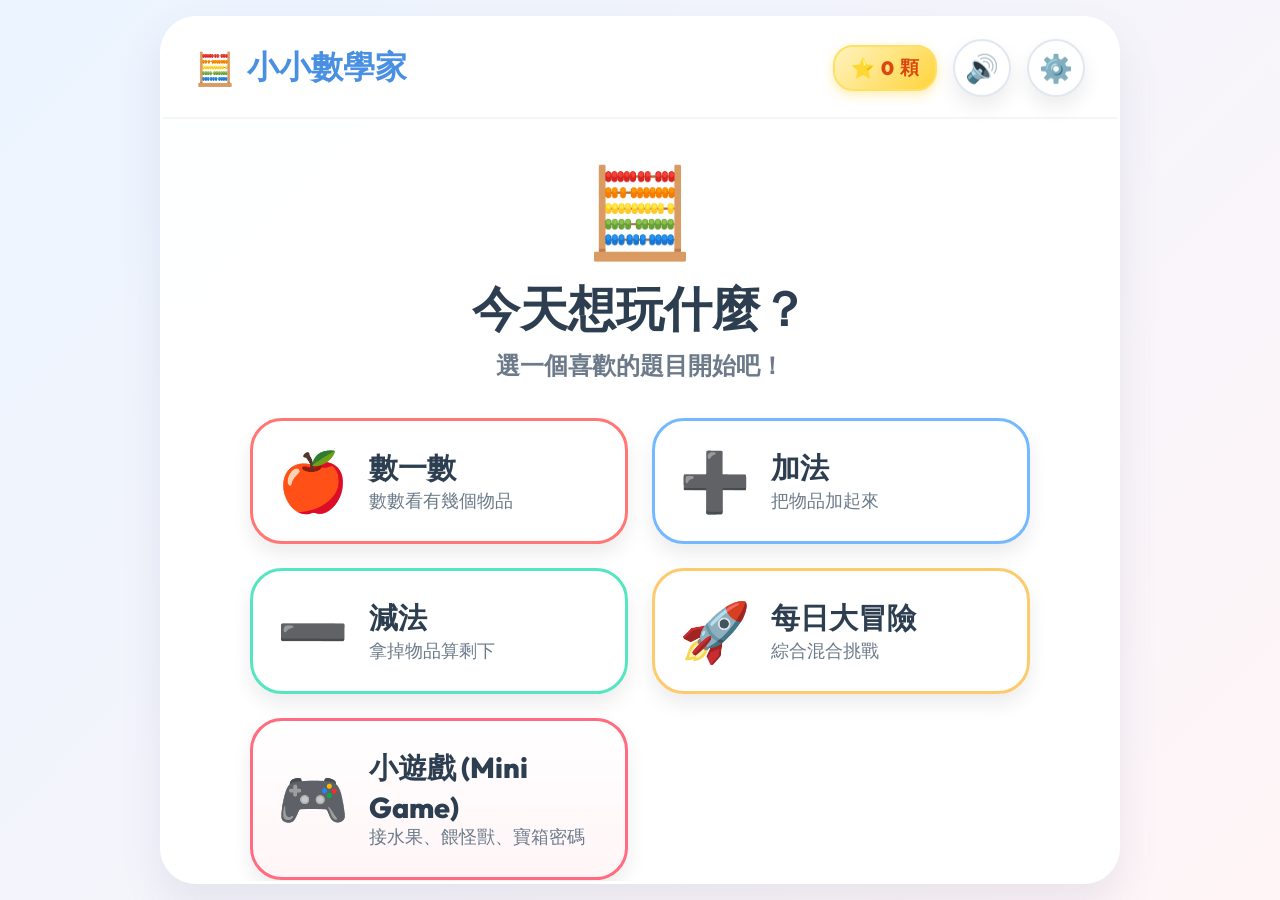
<file: index.html>
<!DOCTYPE html>
<html lang="zh-TW">
<head>
    <meta charset="UTF-8">
    <meta name="viewport" content="width=device-width, initial-scale=1.0, maximum-scale=1.0, user-scalable=no, viewport-fit=cover">
    <title>🧮 小小數學家 — 幼兒互動數學啟蒙遊戲</title>

    <link rel="icon" href="data:image/svg+xml,<svg xmlns=%22http://www.w3.org/2000/svg%22 viewBox=%220 0 100 100%22><rect width=%22100%22 height=%22100%22 rx=%2228%22 fill=%22%234A90E2%22/><text y=%2275%22 x=%2218%22 font-size=%2270%22 font-weight=%22bold%22 fill=%22white%22 font-family=%22sans-serif, system-ui%22>123</text></svg>">

    <!-- SEO Meta Tags -->
    <meta name="description" content="專為5歲幼兒設計的互動數學啟蒙遊戲（數數、加法、減法、每日挑戰），給孩子最快樂的啟蒙體驗！">
    <meta name="theme-color" content="#4A90E2">

    <!-- Google Fonts: Outfit & Inter -->
    <link rel="preconnect" href="https://fonts.googleapis.com">
    <link rel="preconnect" href="https://fonts.gstatic.com" crossorigin>
    <link href="https://fonts.googleapis.com/css2?family=Inter:wght@400;600;800&family=Outfit:wght@600;800;900&display=swap" rel="stylesheet">

    <!-- CSS Design System -->
    <link rel="stylesheet" href="css/style.css">
</head>
<body>

    <div class="app-container">
        <!-- Canvas for Confetti Animations -->
        <canvas id="confetti-canvas"></canvas>

        <!-- Header Navigation Bar -->
        <header class="app-header">
            <div class="brand-title" id="btn-brand-title">
                <span>🧮</span> 小小數學家
            </div>
            <div class="header-controls">
                <div class="star-badge-btn" title="累積獲得星星">⭐ <span id="header-total-stars">0</span> 顆</div>
                <button class="icon-btn" id="btn-sound-toggle" title="音效設定" aria-label="音效設定">🔊</button>
                <button class="icon-btn" id="btn-parent-settings" title="家長設定" aria-label="家長設定">⚙️</button>
            </div>
        </header>

        <!-- VIEW 1: HOME SCREEN -->
        <main class="screen-view active" id="view-home">
            <div class="home-hero">
                <div class="home-logo">🧮</div>
                <h1 class="home-title">今天想玩什麼？</h1>
                <p class="home-subtitle">選一個喜歡的題目開始吧！</p>
            </div>

            <div class="mode-grid">
                <div class="mode-card count" data-mode="counting">
                    <span class="mode-icon">🍎</span>
                    <div class="mode-info">
                        <div class="mode-name">數一數</div>
                        <div class="mode-desc">數數看有幾個物品</div>
                    </div>
                </div>

                <div class="mode-card add" data-mode="addition">
                    <span class="mode-icon">➕</span>
                    <div class="mode-info">
                        <div class="mode-name">加法</div>
                        <div class="mode-desc">把物品加起來</div>
                    </div>
                </div>

                <div class="mode-card sub" data-mode="subtraction">
                    <span class="mode-icon">➖</span>
                    <div class="mode-info">
                        <div class="mode-name">減法</div>
                        <div class="mode-desc">拿掉物品算剩下</div>
                    </div>
                </div>

                <div class="mode-card challenge" data-mode="challenge">
                    <span class="mode-icon">🚀</span>
                    <div class="mode-info">
                        <div class="mode-name">每日大冒險</div>
                        <div class="mode-desc">綜合混合挑戰</div>
                    </div>
                </div>

                <a href="minigame/index.html" class="mode-card minigame-link" style="text-decoration: none; border-color: #FF6B81; background: linear-gradient(180deg, #FFFFFF 0%, #FFF5F7 100%);">
                    <span class="mode-icon">🎮</span>
                    <div class="mode-info">
                        <div class="mode-name">小遊戲 (Mini Game)</div>
                        <div class="mode-desc">接水果、餵怪獸、寶箱密碼</div>
                    </div>
                </a>
            </div>
        </main>

        <!-- VIEW 2: GAME SCREEN -->
        <main class="screen-view" id="view-game">
            <div class="game-progress-bar">
                <div class="progress-text" id="progress-text">第 1 / 10 題</div>
                <div class="score-badge" id="score-stars-text">⭐ 0</div>
            </div>

            <!-- Visual Helper (Apples, Dogs, Dinosaurs) -->
            <div class="visual-container" id="visual-container">
                <!-- Dynamically Rendered Visual Items -->
            </div>

            <!-- Large Readable Equation -->
            <div class="equation-text" id="equation-text">
                3 + 4 = ?
            </div>

            <!-- 3 Touch-Friendly Answer Buttons -->
            <div class="choices-container" id="choices-container">
                <!-- Dynamically Rendered Buttons -->
            </div>

            <!-- Immediate Feedback Banner -->
            <div class="feedback-banner" id="feedback-banner">
                <span id="feedback-text">🎉 答對啦！</span>
            </div>
        </main>

        <!-- VIEW 3: RESULT SCREEN -->
        <main class="screen-view" id="view-result">
            <div class="result-card">
                <h2 class="result-title">🎉 冒險完成！</h2>
                <div class="result-stars" id="result-stars">⭐⭐⭐⭐⭐</div>
                <div class="result-score" id="result-score">答對 10 / 10 題</div>
                <div class="result-message" id="result-message">太棒了！你是數學小天才！</div>

                <p style="font-size: 1.25rem; font-weight: 800; color: #D9480F; margin: 12px 0;" id="result-total-stars-text">
                    ⭐ 總共累積：0 顆星
                </p>

                <div class="result-actions">
                    <button class="btn-primary" id="btn-replay">再玩一次</button>
                    <button class="btn-secondary" id="btn-home">回到首頁</button>
                </div>
            </div>
        </main>
    </div>

    <!-- PARENT SETTINGS MODAL -->
    <div class="modal-overlay" id="modal-parent-settings">
        <div class="modal-card">
            <div class="modal-toast" id="modal-toast">✅ 已成功儲存設定！</div>

            <div class="modal-header">
                <h3 class="modal-title">⚙️ 家長設定 (Parent Settings)</h3>
                <button class="icon-btn" id="btn-close-modal" aria-label="關閉設定">✖</button>
            </div>

            <!-- Current Settings Summary Card -->
            <div class="settings-summary-card">
                <div class="settings-summary-item">
                    🎯 範圍：<span class="settings-summary-value" id="summary-range-text">0–10</span>
                </div>
                <div class="settings-summary-item">
                    📝 題數：<span class="settings-summary-value" id="summary-length-text">10 題</span>
                </div>
            </div>

            <div class="modal-group">
                <label class="modal-label">🎯 數字範圍 (Number Range)</label>
                <div class="segmented-control" id="segment-range">
                    <button data-value="5"><span class="check-icon">✓</span> 0–5</button>
                    <button data-value="10" class="active"><span class="check-icon">✓</span> 0–10</button>
                    <button data-value="20"><span class="check-icon">✓</span> 0–20</button>
                </div>
            </div>

            <div class="modal-group">
                <label class="modal-label">📝 每局題數 (Questions per Round)</label>
                <div class="segmented-control" id="segment-length">
                    <button data-value="5"><span class="check-icon">✓</span> 5 題</button>
                    <button data-value="10" class="active"><span class="check-icon">✓</span> 10 題</button>
                    <button data-value="20"><span class="check-icon">✓</span> 20 題</button>
                </div>
            </div>
        </div>
    </div>

    <!-- JavaScript Application Modules -->
    <script src="js/themes.js"></script>
    <script src="js/difficulty.js"></script>
    <script src="js/question-engine.js"></script>
    <script src="js/audio.js"></script>
    <script src="js/storage.js"></script>
    <script src="js/game.js"></script>
    <script src="js/app.js"></script>
</body>
</html>
</file>
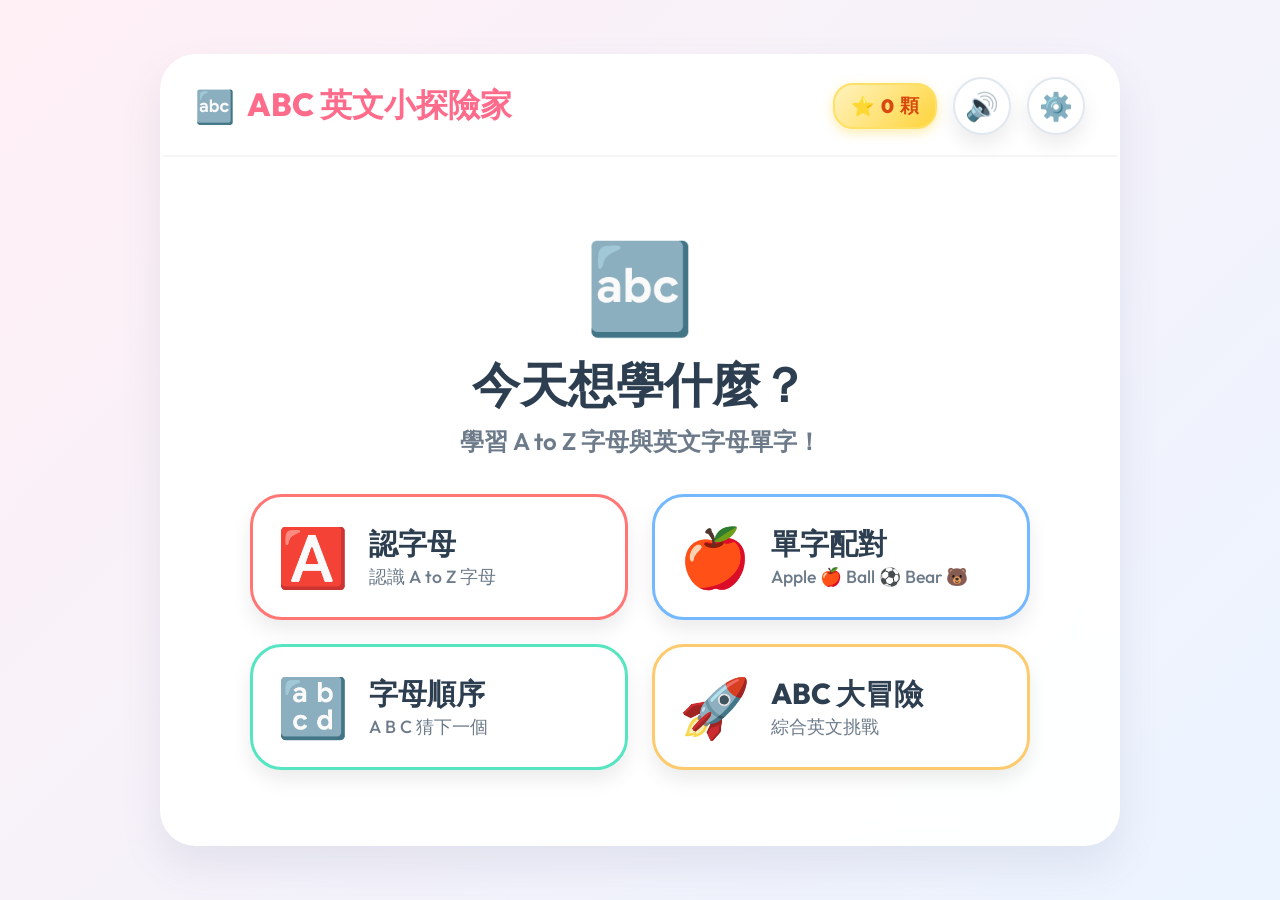
<file: english/index.html>
<!DOCTYPE html>
<html lang="zh-TW">
<head>
    <meta charset="UTF-8">
    <meta name="viewport" content="width=device-width, initial-scale=1.0, maximum-scale=1.0, user-scalable=no, viewport-fit=cover">
    <title>🔤 ABC 英文小探險家 — 幼兒字母與單字啟蒙</title>

    <link rel="icon" href="data:image/svg+xml,<svg xmlns=%22http://www.w3.org/2000/svg%22 viewBox=%220 0 100 100%22><rect width=%22100%22 height=%22100%22 rx=%2228%22 fill=%22%23FF6B8B%22/><text y=%2275%22 x=%2222%22 font-size=%2272%22 font-weight=%22bold%22 fill=%22white%22 font-family=%22sans-serif, system-ui%22>A</text></svg>">

    <meta name="description" content="專為幼兒設計的英文字母與單字啟蒙遊戲（ABC 認字母、單字配對、字母順序）">
    <meta name="theme-color" content="#FF6B8B">

    <link rel="preconnect" href="https://fonts.googleapis.com">
    <link rel="preconnect" href="https://fonts.gstatic.com" crossorigin>
    <link href="https://fonts.googleapis.com/css2?family=Inter:wght@400;600;800&family=Outfit:wght@600;800;900&display=swap" rel="stylesheet">

    <link rel="stylesheet" href="css/style.css">
</head>
<body>

    <div class="app-container">
        <canvas id="confetti-canvas"></canvas>

        <!-- Header Navigation Bar -->
        <header class="app-header">
            <div class="brand-title" id="btn-brand-title">
                <span>🔤</span> ABC 英文小探險家
            </div>
            <div class="header-controls">
                <div class="star-badge-btn" title="累積獲得星星">⭐ <span id="header-total-stars">0</span> 顆</div>
                <button class="icon-btn" id="btn-sound-toggle" title="音效設定" aria-label="音效設定">🔊</button>
                <button class="icon-btn" id="btn-parent-settings" title="家長設定" aria-label="家長設定">⚙️</button>
            </div>
        </header>

        <!-- VIEW 1: HOME SCREEN -->
        <main class="screen-view active" id="view-home">
            <div class="home-hero">
                <div class="home-logo">🔤</div>
                <h1 class="home-title">今天想學什麼？</h1>
                <p class="home-subtitle">學習 A to Z 字母與英文字母單字！</p>
            </div>

            <div class="mode-grid">
                <div class="mode-card count" data-mode="letter">
                    <span class="mode-icon">🅰️</span>
                    <div class="mode-info">
                        <div class="mode-name">認字母</div>
                        <div class="mode-desc">認識 A to Z 字母</div>
                    </div>
                </div>

                <div class="mode-card add" data-mode="word">
                    <span class="mode-icon">🍎</span>
                    <div class="mode-info">
                        <div class="mode-name">單字配對</div>
                        <div class="mode-desc">Apple 🍎 Ball ⚽ Bear 🐻</div>
                    </div>
                </div>

                <div class="mode-card sub" data-mode="order">
                    <span class="mode-icon">🔡</span>
                    <div class="mode-info">
                        <div class="mode-name">字母順序</div>
                        <div class="mode-desc">A B C 猜下一個</div>
                    </div>
                </div>

                <div class="mode-card challenge" data-mode="challenge">
                    <span class="mode-icon">🚀</span>
                    <div class="mode-info">
                        <div class="mode-name">ABC 大冒險</div>
                        <div class="mode-desc">綜合英文挑戰</div>
                    </div>
                </div>
            </div>
        </main>

        <!-- VIEW 2: GAME SCREEN -->
        <main class="screen-view" id="view-game">
            <div class="game-progress-bar">
                <div class="progress-text" id="progress-text">第 1 / 10 題</div>
                <div class="score-badge" id="score-stars-text">⭐ 0</div>
            </div>

            <div class="visual-container" id="visual-container">
            </div>

            <div class="equation-text" id="equation-text">
                哪個是字母 A？
            </div>

            <p style="font-size: 1.4rem; color: var(--text-muted); font-weight: 700; margin-bottom: 24px;" id="sub-prompt-text">
                A is for Apple 🍎
            </p>

            <div class="choices-container" id="choices-container">
            </div>

            <div class="feedback-banner" id="feedback-banner">
                <span id="feedback-text">🎉 答對啦！</span>
            </div>
        </main>

        <!-- VIEW 3: RESULT SCREEN -->
        <main class="screen-view" id="view-result">
            <div class="result-card">
                <h2 class="result-title">🎉 冒險完成！</h2>
                <div class="result-stars" id="result-stars">⭐⭐⭐⭐⭐</div>
                <div class="result-score" id="result-score">答對 10 / 10 題</div>
                <div class="result-message" id="result-message">Great Job! You are an ABC Master!</div>

                <p style="font-size: 1.25rem; font-weight: 800; color: #D9480F; margin: 12px 0;" id="result-total-stars-text">
                    ⭐ 總共累積：0 顆星
                </p>

                <div class="result-actions">
                    <button class="btn-primary" id="btn-replay">再玩一次</button>
                    <button class="btn-secondary" id="btn-home">回到首頁</button>
                </div>
            </div>
        </main>
    </div>

    <!-- PARENT SETTINGS MODAL -->
    <div class="modal-overlay" id="modal-parent-settings">
        <div class="modal-card">
            <div class="modal-toast" id="modal-toast">✅ 已成功儲存設定！</div>

            <div class="modal-header">
                <h3 class="modal-title">⚙️ 家長設定 (Parent Settings)</h3>
                <button class="icon-btn" id="btn-close-modal" aria-label="關閉設定">✖</button>
            </div>

            <!-- Current Settings Summary Card -->
            <div class="settings-summary-card">
                <div class="settings-summary-item">
                    🎯 範圍：<span class="settings-summary-value" id="summary-range-text">A–Z (全26個)</span>
                </div>
                <div class="settings-summary-item">
                    📝 題數：<span class="settings-summary-value" id="summary-length-text">10 題</span>
                </div>
            </div>

            <div class="modal-group">
                <label class="modal-label">🎯 字母範圍 (Letter Range)</label>
                <div class="segmented-control" id="segment-range">
                    <button data-value="10"><span class="check-icon">✓</span> A–J (前10個)</button>
                    <button data-value="26" class="active"><span class="check-icon">✓</span> A–Z (全部)</button>
                </div>
            </div>

            <div class="modal-group">
                <label class="modal-label">🔊 發音語速 (Speech Speed)</label>
                <div class="segmented-control" id="segment-speed">
                    <button data-value="0.8"><span class="check-icon">✓</span> 標準 (0.8x)</button>
                    <button data-value="0.65" class="active"><span class="check-icon">✓</span> 幼兒 (0.65x)</button>
                    <button data-value="0.5"><span class="check-icon">✓</span> 慢速 (0.5x)</button>
                </div>
            </div>

            <div class="modal-group">
                <label class="modal-label">📝 每局題數 (Questions per Round)</label>
                <div class="segmented-control" id="segment-length">
                    <button data-value="5"><span class="check-icon">✓</span> 5 題</button>
                    <button data-value="10" class="active"><span class="check-icon">✓</span> 10 題</button>
                    <button data-value="20"><span class="check-icon">✓</span> 20 題</button>
                </div>
            </div>
        </div>
    </div>

    <script src="js/letters.js?v=1.0.2"></script>
    <script src="js/difficulty.js?v=1.0.2"></script>
    <script src="js/question-engine.js?v=1.0.2"></script>
    <script src="js/audio.js?v=1.0.2"></script>
    <script src="js/storage.js?v=1.0.2"></script>
    <script src="js/game.js?v=1.0.2"></script>
    <script src="js/app.js?v=1.0.2"></script>
</body>
</html>
</file>
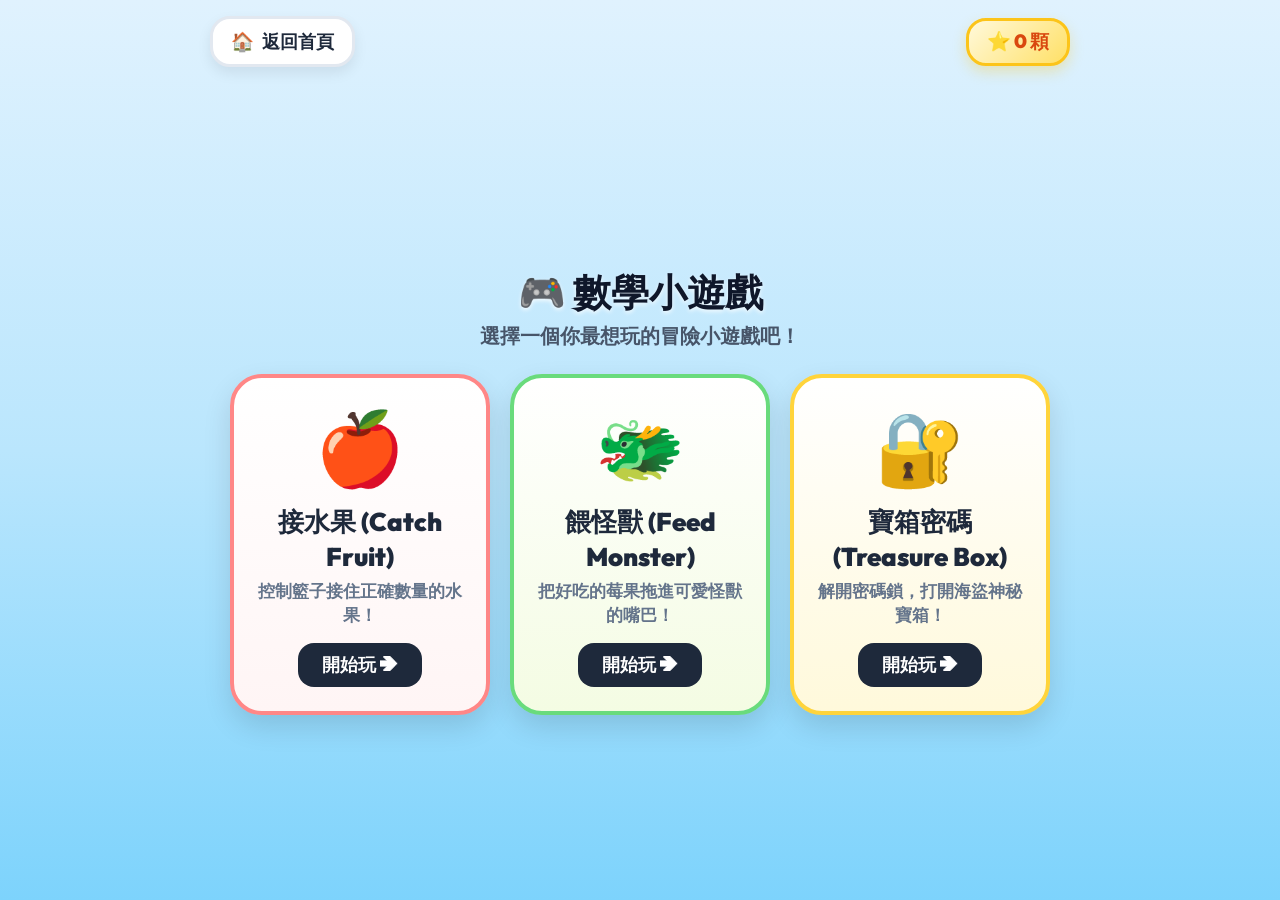
<file: minigame/index.html>
<!DOCTYPE html>
<html lang="zh-TW">
<head>
    <meta charset="UTF-8">
    <meta name="viewport" content="width=device-width, initial-scale=1.0, maximum-scale=1.0, user-scalable=no, viewport-fit=cover">
    <title>🎮 數學小遊戲 — 小學堂兒童互動遊戲</title>

    <link rel="icon" href="data:image/svg+xml,<svg xmlns=%22http://www.w3.org/2000/svg%22 viewBox=%220 0 100 100%22><rect width=%22100%22 height=%22100%22 rx=%2228%22 fill=%22%23FF6B81%22/><text y=%2275%22 x=%2218%22 font-size=%2270%22 font-weight=%22bold%22 fill=%22white%22 font-family=%22sans-serif, system-ui%22>🎮</text></svg>">

    <meta name="description" content="專為5歲幼兒設計的數學互動小遊戲：接水果、餵怪獸、寶箱密碼，讓學習成為遊戲！">
    <meta name="theme-color" content="#FF6B81">

    <!-- Google Fonts -->
    <link rel="preconnect" href="https://fonts.googleapis.com">
    <link rel="preconnect" href="https://fonts.gstatic.com" crossorigin>
    <link href="https://fonts.googleapis.com/css2?family=Inter:wght@400;600;800&family=Outfit:wght@600;800;900&display=swap" rel="stylesheet">

    <!-- Mini Game Styles -->
    <link rel="stylesheet" href="css/minigame.css">
</head>
<body>

    <div class="minigame-app">
        <!-- Canvas for Confetti -->
        <canvas id="confetti-canvas" style="position: absolute; top:0; left:0; width:100%; height:100%; pointer-events:none; z-index:99;"></canvas>

        <!-- Header Bar -->
        <header class="mg-header">
            <a href="../index.html" class="mg-btn-back">
                <span>🏠</span> 返回首頁
            </a>
            <div class="mg-header-right">
                <div class="mg-star-badge">⭐ <span id="header-total-stars">0</span> 顆</div>
            </div>
        </header>

        <!-- VIEW 1: MINI GAME HUB -->
        <main class="mg-view active" id="view-hub">
            <div class="hub-title-box">
                <h1 class="hub-title">🎮 數學小遊戲</h1>
                <p class="hub-subtitle">選擇一個你最想玩的冒險小遊戲吧！</p>
            </div>

            <div class="game-cards-grid">
                <div class="game-card fruit" data-game="catch_fruit">
                    <div class="game-card-icon">🍎</div>
                    <h2 class="game-card-title">接水果 (Catch Fruit)</h2>
                    <p class="game-card-desc">控制籃子接住正確數量的水果！</p>
                    <button class="game-card-btn">開始玩 ➔</button>
                </div>

                <div class="game-card monster" data-game="feed_monster">
                    <div class="game-card-icon">🐲</div>
                    <h2 class="game-card-title">餵怪獸 (Feed Monster)</h2>
                    <p class="game-card-desc">把好吃的莓果拖進可愛怪獸的嘴巴！</p>
                    <button class="game-card-btn">開始玩 ➔</button>
                </div>

                <div class="game-card treasure" data-game="treasure_box">
                    <div class="game-card-icon">🔐</div>
                    <h2 class="game-card-title">寶箱密碼 (Treasure Box)</h2>
                    <p class="game-card-desc">解開密碼鎖，打開海盜神秘寶箱！</p>
                    <button class="game-card-btn">開始玩 ➔</button>
                </div>
            </div>
        </main>

        <!-- VIEW 2: GAME STAGE -->
        <main class="mg-view" id="view-game-stage">
            <div id="stage-container" style="width: 100%; height: 100%; position: relative;">
                <!-- Dynamic Game Renderer -->
            </div>
        </main>

        <!-- VIEW 3: SESSION RESULT -->
        <main class="mg-view" id="view-result">
            <div class="mg-result-card">
                <h2 class="mg-result-title">🎉 冒險挑戰成功！</h2>
                <div class="mg-result-stars" id="result-stars">⭐⭐⭐⭐⭐</div>
                <p style="font-size: 1.25rem; font-weight: 800; color: #1E293B; margin: 12px 0;" id="result-message">
                    太棒了！獲得 5 顆星！
                </p>
                <div class="mg-result-actions">
                    <button class="mg-btn-primary" id="btn-result-replay">再玩一次 🔄</button>
                    <button class="mg-btn-secondary" id="btn-result-hub">返回大廳 🎮</button>
                </div>
            </div>
        </main>
    </div>

    <!-- External Shared Modules (Zero Breaking Changes) -->
    <script src="../js/audio.js"></script>
    <script src="../js/storage.js"></script>
    <script src="../js/question-engine.js"></script>

    <!-- Mini Game Internal Modules -->
    <script src="js/game-adapter.js"></script>
    <script src="js/minigame-engine.js"></script>
    <script src="js/catch-fruit.js"></script>
    <script src="js/feed-monster.js"></script>
    <script src="js/treasure-box.js"></script>
    <script src="js/minigame-hub.js"></script>
</body>
</html>
</file>
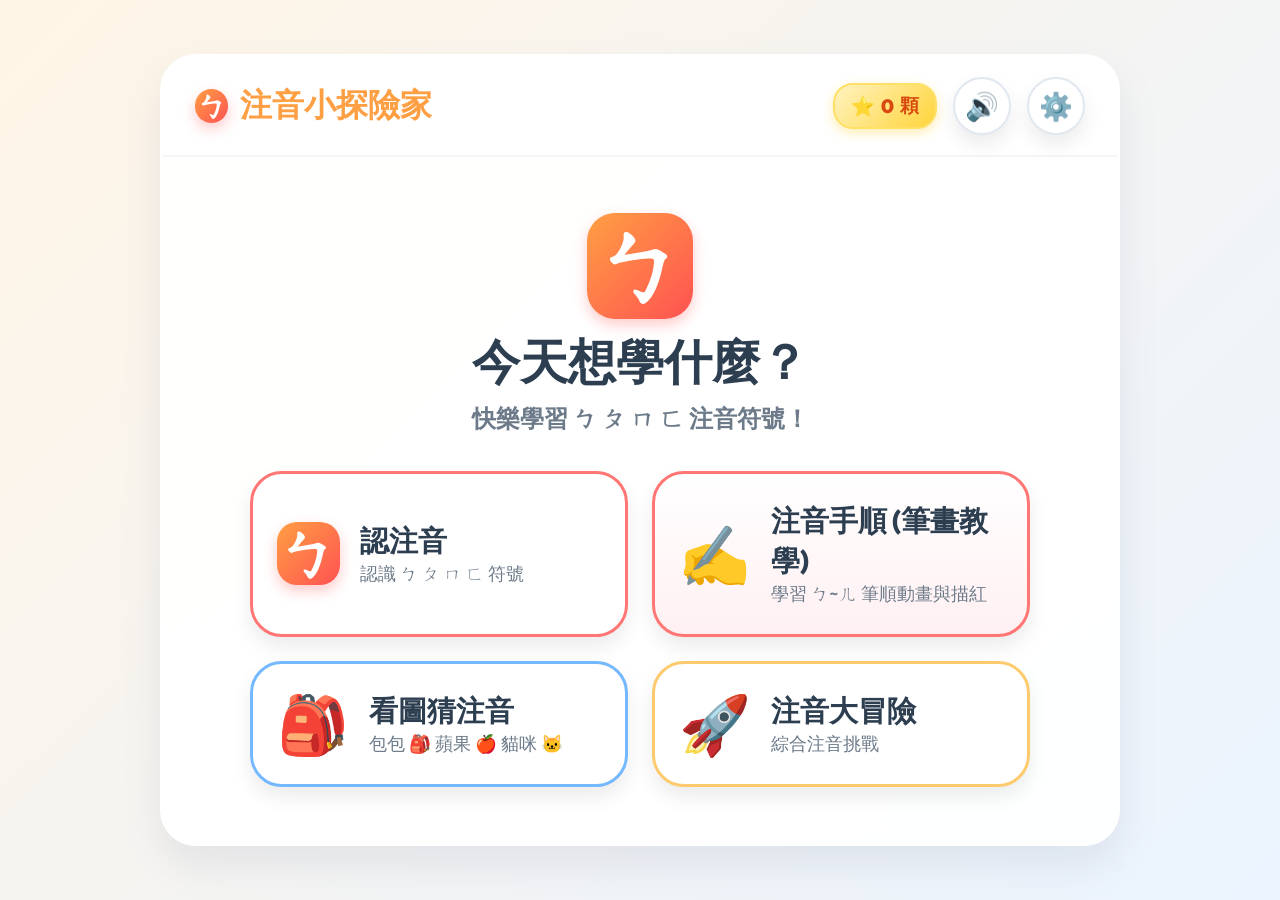
<file: zhuyin/index.html>
<!DOCTYPE html>
<html lang="zh-TW">
<head>
    <meta charset="UTF-8">
    <meta name="viewport" content="width=device-width, initial-scale=1.0, maximum-scale=1.0, user-scalable=no, viewport-fit=cover">
    <title>🎒 注音小探險家 — ㄅㄆㄇㄈ幼兒啟蒙</title>

    <link rel="icon" href="data:image/svg+xml,<svg xmlns=%22http://www.w3.org/2000/svg%22 viewBox=%220 0 100 100%22><rect width=%22100%22 height=%22100%22 rx=%2228%22 fill=%22%23FF5252%22/><text y=%2275%22 x=%2212%22 font-size=%2272%22 font-weight=%22bold%22 fill=%22white%22 font-family=%22sans-serif, system-ui%22>ㄅ</text></svg>">

    <meta name="description" content="專為幼兒設計的注音符號與發音啟蒙遊戲（ㄅㄆㄇㄈ 認注音、看圖猜注音、注音順序）">
    <meta name="theme-color" content="#FF9F43">
    <meta http-equiv="Cache-Control" content="no-cache, no-store, must-revalidate">
    <meta http-equiv="Pragma" content="no-cache">
    <meta http-equiv="Expires" content="0">

    <link rel="preconnect" href="https://fonts.googleapis.com">
    <link rel="preconnect" href="https://fonts.gstatic.com" crossorigin>
    <link href="https://fonts.googleapis.com/css2?family=Inter:wght@400;600;800&family=Outfit:wght@600;800;900&display=swap" rel="stylesheet">

    <link rel="stylesheet" href="css/style.css?v=1.0.2">
</head>
<body>

    <div class="app-container">
        <canvas id="confetti-canvas"></canvas>

        <!-- Header Navigation Bar -->
        <header class="app-header">
            <div class="brand-title" id="btn-brand-title">
                <span class="zhuyin-badge">ㄅ</span> 注音小探險家
            </div>
            <div class="header-controls">
                <div class="star-badge-btn" title="累積獲得星星">⭐ <span id="header-total-stars">0</span> 顆</div>
                <button class="icon-btn" id="btn-sound-toggle" title="音效設定" aria-label="音效設定">🔊</button>
                <button class="icon-btn" id="btn-parent-settings" title="家長設定" aria-label="家長設定">⚙️</button>
            </div>
        </header>

        <!-- VIEW 1: HOME SCREEN -->
        <main class="screen-view active" id="view-home">
            <div class="home-hero">
                <div class="home-logo zhuyin-badge" style="width: 1.2em; height: 1.2em; border-radius: 28px;">ㄅ</div>
                <h1 class="home-title">今天想學什麼？</h1>
                <p class="home-subtitle">快樂學習 ㄅ ㄆ ㄇ ㄈ 注音符號！</p>
            </div>

            <div class="mode-grid">
                <div class="mode-card count" data-mode="symbol">
                    <span class="mode-icon zhuyin-badge">ㄅ</span>
                    <div class="mode-info">
                        <div class="mode-name">認注音</div>
                        <div class="mode-desc">認識 ㄅ ㄆ ㄇ ㄈ 符號</div>
                    </div>
                </div>

                <div class="mode-card stroke" data-mode="stroke" style="border-color: #FF7675; background: linear-gradient(180deg, #FFFFFF 0%, #FFF0F2 100%);">
                    <span class="mode-icon">✍️</span>
                    <div class="mode-info">
                        <div class="mode-name">注音手順 (筆畫教學)</div>
                        <div class="mode-desc">學習 ㄅ~ㄦ 筆順動畫與描紅</div>
                    </div>
                </div>

                <div class="mode-card add" data-mode="picture">
                    <span class="mode-icon">🎒</span>
                    <div class="mode-info">
                        <div class="mode-name">看圖猜注音</div>
                        <div class="mode-desc">包包 🎒 蘋果 🍎 貓咪 🐱</div>
                    </div>
                </div>

                <div class="mode-card challenge" data-mode="challenge">
                    <span class="mode-icon">🚀</span>
                    <div class="mode-info">
                        <div class="mode-name">注音大冒險</div>
                        <div class="mode-desc">綜合注音挑戰</div>
                    </div>
                </div>
            </div>
        </main>

        <!-- VIEW 2: GAME SCREEN -->
        <main class="screen-view" id="view-game">
            <div class="game-progress-bar">
                <div class="progress-text" id="progress-text">第 1 / 10 題</div>
                <div class="score-badge" id="score-stars-text">⭐ 0</div>
            </div>

            <div class="visual-container" id="visual-container">
            </div>

            <div class="equation-text" id="equation-text">
                哪個是注音 ㄅ？
            </div>

            <p style="font-size: 1.4rem; color: var(--text-muted); font-weight: 700; margin-bottom: 24px;" id="sub-prompt-text">
                ㄅ 包包 🎒
            </p>

            <div class="choices-container" id="choices-container">
            </div>

            <div class="feedback-banner" id="feedback-banner">
                <span id="feedback-text">🎉 答對啦！</span>
            </div>
        </main>

        <!-- VIEW 3: RESULT SCREEN -->
        <main class="screen-view" id="view-result">
            <div class="result-card">
                <h2 class="result-title">🎉 冒險完成！</h2>
                <div class="result-stars" id="result-stars">⭐⭐⭐⭐⭐</div>
                <div class="result-score" id="result-score">答對 10 / 10 題</div>
                <div class="result-message" id="result-message">太棒了！你是注音小高手！</div>

                <p style="font-size: 1.25rem; font-weight: 800; color: #D9480F; margin: 12px 0;" id="result-total-stars-text">
                    ⭐ 總共累積：0 顆星
                </p>

                <div class="result-actions">
                    <button class="btn-primary" id="btn-replay">再玩一次</button>
                    <button class="btn-secondary" id="btn-home">回到首頁</button>
                </div>
            </div>
        </main>

        <!-- VIEW 5: ZHUYIN STROKE ORDER TEACHING STUDIO -->
        <main class="screen-view" id="view-stroke">
            <div class="stroke-container">
                <!-- 37 Bopomofo Ribbon Selector Bar -->
                <div class="stroke-ribbon" id="stroke-ribbon">
                    <!-- Dynamically generated ㄅ~ㄦ buttons -->
                </div>

                <div class="stroke-stage-card">
                    <div class="stroke-info-header">
                        <div class="stroke-symbol-badge" id="stroke-symbol-badge">ㄅ 包包 🎒</div>
                        <div class="stroke-step-badge" id="stroke-step-badge">筆畫 1 / 2</div>
                    </div>

                    <!-- Rice Grid Canvas Container -->
                    <div class="rice-grid-wrapper" id="rice-grid-container">
                        <!-- Canvas created dynamically by ZhuyinStrokeEngine -->
                    </div>

                    <!-- Toddler Action Controls -->
                    <div class="stroke-controls-bar">
                        <button class="btn-primary" id="btn-stroke-clear">🧹 清除重寫</button>
                        <button class="btn-secondary" id="btn-stroke-speak">🔊 語音朗讀</button>
                        <button class="btn-secondary" id="btn-stroke-home">🏠 回首頁</button>
                    </div>
                </div>
            </div>
        </main>
    </div>

    <!-- PARENT SETTINGS MODAL -->
    <div class="modal-overlay" id="modal-parent-settings">
        <div class="modal-card">
            <div class="modal-toast" id="modal-toast">✅ 已成功儲存設定！</div>

            <div class="modal-header">
                <h3 class="modal-title">⚙️ 家長設定 (Parent Settings)</h3>
                <button class="icon-btn" id="btn-close-modal" aria-label="關閉設定">✖</button>
            </div>

            <!-- Current Settings Summary Card -->
            <div class="settings-summary-card">
                <div class="settings-summary-item">
                    🎯 範圍：<span class="settings-summary-value" id="summary-range-text">入門 (ㄅㄆㄇㄈ)</span>
                </div>
                <div class="settings-summary-item">
                    📝 題數：<span class="settings-summary-value" id="summary-length-text">10 題</span>
                </div>
            </div>

            <div class="modal-group">
                <label class="modal-label">🎯 注音範圍 (Zhuyin Range)</label>
                <div class="segmented-control" id="segment-range">
                    <button data-value="4"><span class="check-icon">✓</span> 入門 (ㄅ~ㄈ)</button>
                    <button data-value="11" class="active"><span class="check-icon">✓</span> 基礎 (ㄅ~ㄏ)</button>
                    <button data-value="37"><span class="check-icon">✓</span> 進階 (全37個)</button>
                </div>
            </div>

            <div class="modal-group">
                <label class="modal-label">🔊 發音語速 (Speech Speed)</label>
                <div class="segmented-control" id="segment-speed">
                    <button data-value="0.8"><span class="check-icon">✓</span> 標準 (0.8x)</button>
                    <button data-value="0.65" class="active"><span class="check-icon">✓</span> 幼兒 (0.65x)</button>
                    <button data-value="0.5"><span class="check-icon">✓</span> 慢速 (0.5x)</button>
                </div>
            </div>

            <div class="modal-group">
                <label class="modal-label">📝 每局題數 (Questions per Round)</label>
                <div class="segmented-control" id="segment-length">
                    <button data-value="5"><span class="check-icon">✓</span> 5 題</button>
                    <button data-value="10" class="active"><span class="check-icon">✓</span> 10 題</button>
                    <button data-value="20"><span class="check-icon">✓</span> 20 題</button>
                </div>
            </div>
        </div>
    </div>

    <script src="js/zhuyin-data.js?v=1.0.9"></script>
    <script src="js/stroke-data.js?v=1.0.9"></script>
    <script src="js/stroke-engine.js?v=1.0.9"></script>
    <script src="js/difficulty.js?v=1.0.9"></script>
    <script src="js/question-engine.js?v=1.0.9"></script>
    <script src="js/audio.js?v=1.0.9"></script>
    <script src="js/storage.js?v=1.0.9"></script>
    <script src="js/game.js?v=1.0.9"></script>
    <script src="js/app.js?v=1.0.9"></script>
</body>
</html>
</file>
<file: css/style.css>
/* ==========================================================================
   Little Math Explorer (小小數學家) — Design System & CSS Stylesheet
   Child-Friendly, High-Contrast, Touch-Optimized Design
   Enhanced for iPad Air 11", Tablets, Mobile, and Safari Compatibility
   ========================================================================== */

:root {
  /* Color Palette - Vibrant & Friendly Pastels */
  --bg-gradient-start: #EBF4FF;
  --bg-gradient-end: #FFF5F7;
  --card-bg: rgba(255, 255, 255, 0.94);
  --card-border: rgba(255, 255, 255, 0.8);
  --shadow-soft: 0 20px 40px rgba(100, 110, 140, 0.12);
  --shadow-button: 0 10px 20px rgba(0, 0, 0, 0.08);

  /* Primary Theme Colors */
  --color-brand: #4A90E2;
  --color-accent-pink: #FF6B8B;
  --color-accent-green: #2ED573;
  --color-accent-yellow: #FFA502;
  --color-accent-purple: #70A1FF;

  /* Button Choice Colors */
  --choice-1: #FF4757;
  --choice-2: #2ED573;
  --choice-3: #1E90FF;

  /* Typography */
  --font-main: 'Outfit', 'Inter', -apple-system, BlinkMacSystemFont, "Segoe UI", Roboto, "Helvetica Neue", Arial, sans-serif;
  --text-dark: #2C3E50;
  --text-muted: #6C7A89;
  
  /* Touch target sizes */
  --btn-min-size: 80px;
  --btn-radius: 28px;
}

/* Global Reset & Safari Touch Enhancements */
* {
  box-sizing: border-box;
  margin: 0;
  padding: 0;
  -webkit-tap-highlight-color: transparent;
  -webkit-touch-callout: none;
  user-select: none;
  -webkit-user-select: none;
  touch-action: manipulation;
}

button {
  -webkit-appearance: none;
  appearance: none;
  font-family: inherit;
}

html, body {
  width: 100%;
  height: 100%;
}

body {
  font-family: var(--font-main);
  background: linear-gradient(135deg, var(--bg-gradient-start) 0%, var(--bg-gradient-end) 100%);
  color: var(--text-dark);
  min-height: 100vh;
  min-height: -webkit-fill-available;
  display: flex;
  flex-direction: column;
  align-items: center;
  justify-content: center;
  padding: 16px;
  overflow-x: hidden;
}

/* App Outer Wrapper — Responsive Container */
.app-container {
  width: 100%;
  max-width: 960px;
  min-height: 88vh;
  background: var(--card-bg);
  backdrop-filter: blur(16px);
  -webkit-backdrop-filter: blur(16px);
  border: 3px solid var(--card-border);
  border-radius: 36px;
  box-shadow: var(--shadow-soft);
  display: flex;
  flex-direction: column;
  position: relative;
  overflow: hidden;
}

/* App Header Bar */
.app-header {
  display: flex;
  align-items: center;
  justify-content: space-between;
  padding: 20px 32px;
  background: rgba(255, 255, 255, 0.7);
  border-bottom: 2px solid rgba(0, 0, 0, 0.04);
}

.brand-title {
  font-size: 2rem;
  font-weight: 800;
  color: var(--color-brand);
  display: flex;
  align-items: center;
  gap: 12px;
  cursor: pointer;
}

.header-controls {
  display: flex;
  align-items: center;
  gap: 16px;
}

.icon-btn {
  background: #FFFFFF;
  border: 2px solid #E2E8F0;
  border-radius: 50%;
  width: 58px;
  height: 58px;
  font-size: 1.7rem;
  display: flex;
  align-items: center;
  justify-content: center;
  cursor: pointer;
  box-shadow: var(--shadow-button);
  transition: transform 0.2s cubic-bezier(0.175, 0.885, 0.32, 1.275), background-color 0.2s;
}

.icon-btn:hover, .icon-btn:active {
  transform: scale(1.1);
  background: #F8FAFC;
}

/* Screen Views Management */
.screen-view {
  display: none;
  flex-direction: column;
  align-items: center;
  justify-content: center;
  flex: 1;
  padding: 36px 28px;
  width: 100%;
  text-align: center;
}

.screen-view.active {
  display: flex;
  animation: fadeIn 0.4s ease-out;
}

@keyframes fadeIn {
  from { opacity: 0; transform: translateY(10px); }
  to { opacity: 1; transform: translateY(0); }
}

/* ==========================================================================
   1. Home Screen Styles
   ========================================================================== */
.home-hero {
  margin-bottom: 36px;
}

.home-logo {
  font-size: 5.5rem;
  margin-bottom: 12px;
  animation: float 3s ease-in-out infinite;
}

@keyframes float {
  0%, 100% { transform: translateY(0); }
  50% { transform: translateY(-10px); }
}

.home-title {
  font-size: 3rem;
  font-weight: 900;
  color: var(--text-dark);
  margin-bottom: 8px;
}

.home-subtitle {
  font-size: 1.5rem;
  color: var(--text-muted);
  font-weight: 600;
}

.mode-grid {
  display: grid;
  grid-template-columns: repeat(2, 1fr);
  gap: 24px;
  width: 100%;
  max-width: 780px;
}

.mode-card {
  background: #FFFFFF;
  border: 3px solid #E2E8F0;
  border-radius: 32px;
  padding: 28px 24px;
  display: flex;
  align-items: center;
  gap: 20px;
  cursor: pointer;
  box-shadow: var(--shadow-button);
  transition: transform 0.25s cubic-bezier(0.175, 0.885, 0.32, 1.275), border-color 0.2s, box-shadow 0.2s;
}

.mode-card:hover, .mode-card:active {
  transform: translateY(-4px) scale(1.03);
  box-shadow: 0 14px 28px rgba(0, 0, 0, 0.12);
}

.mode-card.count { border-color: #FF7675; }
.mode-card.add { border-color: #74B9FF; }
.mode-card.sub { border-color: #55E6C1; }
.mode-card.challenge { border-color: #FDCB6E; }

.mode-icon {
  font-size: 3.6rem;
  line-height: 1;
}

.mode-info {
  text-align: left;
}

.mode-name {
  font-size: 1.8rem;
  font-weight: 800;
  color: var(--text-dark);
}

.mode-desc {
  font-size: 1.1rem;
  color: var(--text-muted);
  font-weight: 500;
}

/* ==========================================================================
   2. Game Screen Styles
   ========================================================================== */
.game-progress-bar {
  display: flex;
  align-items: center;
  justify-content: space-between;
  width: 100%;
  max-width: 780px;
  margin-bottom: 24px;
}

.progress-text {
  font-size: 1.6rem;
  font-weight: 800;
  color: var(--color-brand);
}

.score-badge {
  background: #FFF9E6;
  border: 2px solid #FFEAA7;
  padding: 10px 22px;
  border-radius: 24px;
  font-size: 1.4rem;
  font-weight: 800;
  color: #D63031;
  display: flex;
  align-items: center;
  gap: 8px;
}

/* Visual Math Container */
.visual-container {
  background: #FFFFFF;
  border: 3px dashed #DFE6E9;
  border-radius: 32px;
  padding: 28px 24px;
  width: 100%;
  max-width: 780px;
  min-height: 200px;
  display: flex;
  align-items: center;
  justify-content: center;
  flex-wrap: wrap;
  gap: 20px;
  margin-bottom: 28px;
  box-shadow: inset 0 4px 8px rgba(0, 0, 0, 0.02);
}

.visual-group {
  display: flex;
  align-items: center;
  justify-content: center;
  flex-wrap: wrap;
  gap: 12px;
  background: #F8FAFC;
  padding: 14px 20px;
  border-radius: 24px;
}

.visual-operator {
  font-size: 3.5rem;
  font-weight: 900;
  color: var(--color-brand);
  margin: 0 12px;
}

.theme-icon-item {
  font-size: 3.6rem;
  display: inline-block;
  animation: popIn 0.3s cubic-bezier(0.175, 0.885, 0.32, 1.275);
}

.theme-icon-item.taken-away {
  opacity: 0.3;
  filter: grayscale(80%);
  position: relative;
}

.theme-icon-item.taken-away::after {
  content: '❌';
  position: absolute;
  top: 50%;
  left: 50%;
  transform: translate(-50%, -50%);
  font-size: 2.2rem;
}

@keyframes popIn {
  from { transform: scale(0); }
  to { transform: scale(1); }
}

/* Equation Display */
.equation-text {
  font-size: 4.8rem;
  font-weight: 900;
  color: var(--text-dark);
  margin-bottom: 32px;
  letter-spacing: 2px;
}

/* Answer Choices */
.choices-container {
  display: flex;
  align-items: center;
  justify-content: center;
  gap: 28px;
  width: 100%;
  max-width: 780px;
}

.choice-btn {
  flex: 1;
  min-height: 120px;
  background: #FFFFFF;
  border: 4px solid #DFE6E9;
  border-radius: 36px;
  font-size: 4rem;
  font-weight: 900;
  color: var(--text-dark);
  cursor: pointer;
  box-shadow: 0 12px 24px rgba(0, 0, 0, 0.08);
  transition: transform 0.2s cubic-bezier(0.175, 0.885, 0.32, 1.275), background-color 0.2s, border-color 0.2s;
  display: flex;
  align-items: center;
  justify-content: center;
}

.choice-btn:nth-child(1) { border-color: #74B9FF; }
.choice-btn:nth-child(2) { border-color: #FF7675; }
.choice-btn:nth-child(3) { border-color: #55E6C1; }

.choice-btn:hover, .choice-btn:active {
  transform: scale(1.08);
}

.choice-btn.correct {
  background: #55E6C1 !important;
  color: #FFFFFF !important;
  border-color: #00B894 !important;
  animation: pulseSuccess 0.5s ease-out;
}

.choice-btn.shake {
  animation: shake 0.4s ease-in-out;
  border-color: #FAB1A0 !important;
}

@keyframes pulseSuccess {
  0% { transform: scale(1); }
  50% { transform: scale(1.15); }
  100% { transform: scale(1); }
}

@keyframes shake {
  0%, 100% { transform: translateX(0); }
  20%, 60% { transform: translateX(-10px); }
  40%, 80% { transform: translateX(10px); }
}

/* Feedback Banner Overlay */
.feedback-banner {
  position: absolute;
  bottom: 28px;
  left: 50%;
  transform: translateX(-50%);
  background: #FFFFFF;
  border: 3px solid #2ED573;
  padding: 16px 36px;
  border-radius: 32px;
  font-size: 2rem;
  font-weight: 800;
  color: #2ED573;
  box-shadow: 0 14px 28px rgba(46, 213, 115, 0.25);
  display: none;
  align-items: center;
  gap: 14px;
  z-index: 10;
}

.feedback-banner.show {
  display: flex;
  animation: slideUp 0.3s cubic-bezier(0.175, 0.885, 0.32, 1.275);
}

.feedback-banner.retry {
  border-color: #FFA502;
  color: #E67E22;
  box-shadow: 0 14px 28px rgba(255, 165, 2, 0.25);
}

@keyframes slideUp {
  from { transform: translate(-50%, 20px); opacity: 0; }
  to { transform: translate(-50%, 0); opacity: 1; }
}

/* ==========================================================================
   3. Result Screen Styles
   ========================================================================== */
.result-card {
  background: #FFFFFF;
  border-radius: 40px;
  padding: 44px 36px;
  max-width: 580px;
  width: 100%;
  box-shadow: var(--shadow-soft);
  display: flex;
  flex-direction: column;
  align-items: center;
  gap: 24px;
}

.result-title {
  font-size: 3.2rem;
  font-weight: 900;
  color: var(--color-brand);
}

.result-stars {
  font-size: 4rem;
  letter-spacing: 10px;
}

.result-score {
  font-size: 2.2rem;
  font-weight: 800;
  color: var(--text-dark);
}

.result-message {
  font-size: 1.6rem;
  font-weight: 700;
  color: var(--text-muted);
}

.result-actions {
  display: flex;
  gap: 20px;
  width: 100%;
  margin-top: 12px;
}

.btn-primary, .btn-secondary {
  flex: 1;
  padding: 20px 28px;
  border-radius: 28px;
  font-size: 1.6rem;
  font-weight: 800;
  border: none;
  cursor: pointer;
  box-shadow: var(--shadow-button);
  transition: transform 0.2s cubic-bezier(0.175, 0.885, 0.32, 1.275);
}

.btn-primary {
  background: var(--color-brand);
  color: #FFFFFF;
}

.btn-secondary {
  background: #F1F2F6;
  color: var(--text-dark);
}

.btn-primary:hover, .btn-secondary:hover {
  transform: scale(1.05);
}

/* ==========================================================================
   4. Parent Settings Modal
   ========================================================================== */
.modal-overlay {
  position: fixed;
  top: 0;
  left: 0;
  right: 0;
  bottom: 0;
  background: rgba(0, 0, 0, 0.4);
  backdrop-filter: blur(8px);
  -webkit-backdrop-filter: blur(8px);
  display: none;
  align-items: center;
  justify-content: center;
  z-index: 100;
  padding: 20px;
}

.modal-overlay.active {
  display: flex;
}

.modal-card {
  background: #FFFFFF;
  border-radius: 36px;
  padding: 36px;
  max-width: 540px;
  width: 100%;
  box-shadow: 0 24px 48px rgba(0, 0, 0, 0.2);
  position: relative;
}

.modal-header {
  display: flex;
  align-items: center;
  justify-content: space-between;
  margin-bottom: 20px;
}

.modal-title {
  font-size: 2rem;
  font-weight: 800;
}

/* Settings Status Summary Card */
.settings-summary-card {
  background: #F8FAFC;
  border: 2px solid #E2E8F0;
  border-radius: 24px;
  padding: 16px 20px;
  margin-bottom: 24px;
  display: flex;
  align-items: center;
  justify-content: space-around;
  font-size: 1.2rem;
  font-weight: 700;
  color: var(--text-dark);
}

.settings-summary-item {
  display: flex;
  align-items: center;
  gap: 8px;
}

.settings-summary-value {
  color: var(--color-brand);
  font-weight: 900;
}

.modal-group {
  margin-bottom: 24px;
  text-align: left;
}

.modal-label {
  font-size: 1.3rem;
  font-weight: 800;
  margin-bottom: 12px;
  display: flex;
  align-items: center;
  gap: 8px;
  color: var(--text-dark);
}

.segmented-control {
  display: flex;
  background: #F1F2F6;
  padding: 8px;
  border-radius: 24px;
  gap: 8px;
}

.segmented-control button {
  flex: 1;
  min-height: 58px;
  padding: 12px 14px;
  border: 3px solid transparent;
  background: transparent;
  border-radius: 18px;
  font-size: 1.25rem;
  font-weight: 800;
  color: var(--text-muted);
  cursor: pointer;
  display: flex;
  align-items: center;
  justify-content: center;
  gap: 6px;
  transition: all 0.2s cubic-bezier(0.175, 0.885, 0.32, 1.275);
}

.segmented-control button.active {
  background: var(--color-brand);
  color: #FFFFFF;
  border-color: var(--color-brand);
  box-shadow: 0 8px 16px rgba(74, 144, 226, 0.3);
  transform: scale(1.02);
}

/* Toast confirmation inside modal */
.modal-toast {
  position: absolute;
  top: -16px;
  left: 50%;
  transform: translateX(-50%);
  background: #2ED573;
  color: #FFFFFF;
  padding: 10px 24px;
  border-radius: 20px;
  font-size: 1.2rem;
  font-weight: 800;
  box-shadow: 0 8px 20px rgba(46, 213, 115, 0.3);
  display: none;
  align-items: center;
  gap: 8px;
  z-index: 110;
}

/* Star Badge Header Button */
.star-badge-btn {
  background: linear-gradient(135deg, #FFF3BF 0%, #FFD43B 100%);
  color: #D9480F;
  border: 2px solid #FFE066;
  padding: 8px 16px;
  border-radius: 20px;
  font-size: 1.2rem;
  font-weight: 900;
  display: flex;
  align-items: center;
  gap: 6px;
  box-shadow: 0 4px 12px rgba(255, 212, 59, 0.4);
}

/* Reward Unlock Banner on Home Screen */
.reward-unlock-banner {
  background: linear-gradient(135deg, #FF9F43 0%, #FF5252 100%);
  color: #FFFFFF;
  border-radius: 24px;
  padding: 16px 24px;
  margin: 16px 0 24px 0;
  display: flex;
  align-items: center;
  justify-content: space-between;
  box-shadow: 0 10px 20px rgba(255, 82, 82, 0.3);
  cursor: pointer;
  transition: transform 0.2s cubic-bezier(0.175, 0.885, 0.32, 1.275);
}

.reward-unlock-banner:hover {
  transform: scale(1.02);
}

.reward-unlock-banner.locked {
  background: linear-gradient(135deg, #A0AEC0 0%, #718096 100%);
  box-shadow: none;
  cursor: default;
}

.reward-banner-title {
  font-size: 1.4rem;
  font-weight: 900;
  display: flex;
  align-items: center;
  gap: 10px;
}

.reward-banner-btn {
  background: #FFFFFF;
  color: #FF5252;
  border: none;
  padding: 10px 20px;
  border-radius: 16px;
  font-size: 1.15rem;
  font-weight: 900;
  box-shadow: 0 4px 10px rgba(0, 0, 0, 0.15);
}

/* DOLL DRESS-UP MINI-GAME STAGE */
.dressup-container {
  display: flex;
  flex-direction: column;
  align-items: center;
  gap: 20px;
  width: 100%;
  max-width: 800px;
  margin: 0 auto;
}

.dressup-stage-card {
  background: linear-gradient(180deg, #EBF8FF 0%, #E2E8F0 100%);
  border: 4px solid #FFFFFF;
  border-radius: 36px;
  width: 100%;
  min-height: 280px;
  display: flex;
  flex-direction: column;
  align-items: center;
  justify-content: center;
  position: relative;
  box-shadow: 0 16px 32px rgba(0, 0, 0, 0.08);
  padding: 20px;
  overflow: hidden;
}

.dressup-avatar-wrapper {
  position: relative;
  width: 220px;
  height: 220px;
  display: flex;
  align-items: center;
  justify-content: center;
}

.avatar-base {
  font-size: 8rem;
  z-index: 1;
}

.avatar-layer {
  position: absolute;
  font-size: 4.5rem;
  z-index: 2;
  transition: all 0.2s cubic-bezier(0.175, 0.885, 0.32, 1.275);
}

.avatar-layer.hat { top: -25px; font-size: 5rem; z-index: 4; }
.avatar-layer.outfit { bottom: 10px; font-size: 5.5rem; z-index: 2; }
.avatar-layer.accessory { right: -15px; top: 40px; font-size: 4rem; z-index: 3; }
.avatar-layer.shoes { bottom: -15px; font-size: 3.5rem; z-index: 3; }

/* Wardrobe Tabs & Item Grid */
.wardrobe-panel {
  background: #FFFFFF;
  border-radius: 28px;
  padding: 20px;
  width: 100%;
  box-shadow: 0 12px 28px rgba(0, 0, 0, 0.06);
}

.wardrobe-tabs {
  display: flex;
  gap: 10px;
  margin-bottom: 16px;
}

.wardrobe-tab-btn {
  flex: 1;
  padding: 12px;
  border: none;
  background: #F1F2F6;
  border-radius: 18px;
  font-size: 1.15rem;
  font-weight: 800;
  color: var(--text-muted);
  cursor: pointer;
  transition: all 0.2s ease;
}

.wardrobe-tab-btn.active {
  background: var(--color-brand);
  color: #FFFFFF;
  box-shadow: 0 6px 14px rgba(74, 144, 226, 0.3);
}

.wardrobe-grid {
  display: grid;
  grid-template-columns: repeat(auto-fill, minmax(110px, 1fr));
  gap: 14px;
  max-height: 280px;
  overflow-y: auto;
  padding: 6px;
}

.wardrobe-item-card {
  background: #F8FAFC;
  border: 3px solid #CBD5E0;
  border-radius: 20px;
  padding: 14px 8px;
  display: flex;
  flex-direction: column;
  align-items: center;
  justify-content: center;
  gap: 6px;
  cursor: pointer;
  user-select: none;
  touch-action: manipulation;
  transition: all 0.2s cubic-bezier(0.175, 0.885, 0.32, 1.275);
}

.wardrobe-item-card .item-icon {
  font-size: 3rem;
  line-height: 1;
}

.wardrobe-item-card .item-name {
  font-size: 1.05rem;
  font-weight: 800;
  color: var(--text-dark);
}

.wardrobe-item-card:hover, .wardrobe-item-card.equipped {
  border-color: var(--color-brand);
  background: #EBF8FF;
  transform: scale(1.06);
  box-shadow: 0 8px 18px rgba(74, 144, 226, 0.3);
}

.dressup-actions {
  display: flex;
  gap: 16px;
  width: 100%;
  justify-content: center;
}

/* Canvas Confetti Layer */
#confetti-canvas {
  position: absolute;
  top: 0;
  left: 0;
  width: 100%;
  height: 100%;
  pointer-events: none;
  z-index: 90;
}

/* ==========================================================================
   5. iPad & Tablet Layout Optimization (e.g. iPad Air 11" 834x1194)
   ========================================================================== */
@media (min-width: 768px) and (max-width: 1194px) {
  .app-container {
    width: 96%;
    max-width: 920px;
    min-height: 90vh;
    border-radius: 40px;
  }

  .screen-view {
    padding: 40px 36px;
  }

  .home-title {
    font-size: 3.4rem;
  }

  .home-subtitle {
    font-size: 1.7rem;
  }

  .mode-grid {
    gap: 28px;
    max-width: 820px;
  }

  .mode-card {
    padding: 32px 28px;
    border-radius: 36px;
  }

  .mode-name {
    font-size: 2.1rem;
  }

  .mode-desc {
    font-size: 1.25rem;
  }

  .mode-icon {
    font-size: 4.2rem;
  }

  .visual-container {
    min-height: 220px;
    max-width: 820px;
    padding: 32px;
  }

  .theme-icon-item {
    font-size: 4.2rem;
  }

  .equation-text {
    font-size: 5.2rem;
    margin-bottom: 36px;
  }

  .choices-container {
    max-width: 820px;
    gap: 32px;
  }

  .choice-btn {
    min-height: 135px;
    font-size: 4.5rem;
    border-radius: 40px;
  }
}

/* Mobile Responsive Adjustments */
@media (max-width: 600px) {
  body {
    padding: 8px;
  }

  .app-container {
    border-radius: 28px;
    min-height: 96vh;
  }

  .app-header {
    padding: 16px 20px;
  }

  .brand-title {
    font-size: 1.5rem;
  }

  .icon-btn {
    width: 48px;
    height: 48px;
    font-size: 1.4rem;
  }

  .screen-view {
    padding: 24px 16px;
  }

  .home-title {
    font-size: 2.2rem;
  }

  .mode-grid {
    grid-template-columns: 1fr;
    gap: 16px;
  }

  .mode-card {
    padding: 20px 18px;
  }

  .equation-text {
    font-size: 3.2rem;
  }

  .choice-btn {
    min-height: 95px;
    font-size: 3rem;
    border-radius: 28px;
  }

  .choices-container {
    gap: 14px;
  }
}
</file>
<file: english/css/style.css>
/* ==========================================================================
   Little Alphabet Explorer — ABC Game Stylesheet
   ========================================================================== */

:root {
  --bg-gradient-start: #FFF0F5;
  --bg-gradient-end: #EBF4FF;
  --card-bg: rgba(255, 255, 255, 0.94);
  --card-border: rgba(255, 255, 255, 0.8);
  --shadow-soft: 0 20px 40px rgba(100, 110, 140, 0.12);
  --shadow-button: 0 10px 20px rgba(0, 0, 0, 0.08);

  --color-brand: #FF6B8B;
  --color-accent-pink: #FF6B8B;
  --color-accent-green: #2ED573;
  --color-accent-yellow: #FFA502;
  --color-accent-purple: #70A1FF;

  --font-main: 'Outfit', 'Inter', -apple-system, BlinkMacSystemFont, "Segoe UI", Roboto, "Helvetica Neue", Arial, sans-serif;
  --text-dark: #2C3E50;
  --text-muted: #6C7A89;
  
  --btn-min-size: 80px;
  --btn-radius: 28px;
}

* {
  box-sizing: border-box;
  margin: 0;
  padding: 0;
  -webkit-tap-highlight-color: transparent;
  -webkit-touch-callout: none;
  user-select: none;
  -webkit-user-select: none;
  touch-action: manipulation;
}

button {
  -webkit-appearance: none;
  appearance: none;
  font-family: inherit;
}

html, body {
  width: 100%;
  height: 100%;
}

body {
  font-family: var(--font-main);
  background: linear-gradient(135deg, var(--bg-gradient-start) 0%, var(--bg-gradient-end) 100%);
  color: var(--text-dark);
  min-height: 100vh;
  min-height: -webkit-fill-available;
  display: flex;
  flex-direction: column;
  align-items: center;
  justify-content: center;
  padding: 16px;
  overflow-x: hidden;
}

.app-container {
  width: 100%;
  max-width: 960px;
  min-height: 88vh;
  background: var(--card-bg);
  backdrop-filter: blur(16px);
  -webkit-backdrop-filter: blur(16px);
  border: 3px solid var(--card-border);
  border-radius: 36px;
  box-shadow: var(--shadow-soft);
  display: flex;
  flex-direction: column;
  position: relative;
  overflow: hidden;
}

.app-header {
  display: flex;
  align-items: center;
  justify-content: space-between;
  padding: 20px 32px;
  background: rgba(255, 255, 255, 0.7);
  border-bottom: 2px solid rgba(0, 0, 0, 0.04);
}

.brand-title {
  font-size: 2rem;
  font-weight: 800;
  color: var(--color-brand);
  display: flex;
  align-items: center;
  gap: 12px;
  cursor: pointer;
}

.header-controls {
  display: flex;
  align-items: center;
  gap: 16px;
}

.icon-btn {
  background: #FFFFFF;
  border: 2px solid #E2E8F0;
  border-radius: 50%;
  width: 58px;
  height: 58px;
  font-size: 1.7rem;
  display: flex;
  align-items: center;
  justify-content: center;
  cursor: pointer;
  box-shadow: var(--shadow-button);
  transition: transform 0.2s cubic-bezier(0.175, 0.885, 0.32, 1.275), background-color 0.2s;
}

.icon-btn:hover, .icon-btn:active {
  transform: scale(1.1);
  background: #F8FAFC;
}

.screen-view {
  display: none;
  flex-direction: column;
  align-items: center;
  justify-content: center;
  flex: 1;
  padding: 36px 28px;
  width: 100%;
  text-align: center;
}

.screen-view.active {
  display: flex;
  animation: fadeIn 0.4s ease-out;
}

@keyframes fadeIn {
  from { opacity: 0; transform: translateY(10px); }
  to { opacity: 1; transform: translateY(0); }
}

.home-hero {
  margin-bottom: 36px;
}

.home-logo {
  font-size: 5.5rem;
  margin-bottom: 12px;
  animation: float 3s ease-in-out infinite;
}

@keyframes float {
  0%, 100% { transform: translateY(0); }
  50% { transform: translateY(-10px); }
}

.home-title {
  font-size: 3rem;
  font-weight: 900;
  color: var(--text-dark);
  margin-bottom: 8px;
}

.home-subtitle {
  font-size: 1.5rem;
  color: var(--text-muted);
  font-weight: 600;
}

.mode-grid {
  display: grid;
  grid-template-columns: repeat(2, 1fr);
  gap: 24px;
  width: 100%;
  max-width: 780px;
}

.mode-card {
  background: #FFFFFF;
  border: 3px solid #E2E8F0;
  border-radius: 32px;
  padding: 28px 24px;
  display: flex;
  align-items: center;
  gap: 20px;
  cursor: pointer;
  box-shadow: var(--shadow-button);
  transition: transform 0.25s cubic-bezier(0.175, 0.885, 0.32, 1.275), border-color 0.2s, box-shadow 0.2s;
}

.mode-card:hover, .mode-card:active {
  transform: translateY(-4px) scale(1.03);
  box-shadow: 0 14px 28px rgba(0, 0, 0, 0.12);
}

.mode-card.count { border-color: #FF7675; }
.mode-card.add { border-color: #74B9FF; }
.mode-card.sub { border-color: #55E6C1; }
.mode-card.challenge { border-color: #FDCB6E; }

.mode-icon {
  font-size: 3.6rem;
  line-height: 1;
}

.mode-info {
  text-align: left;
}

.mode-name {
  font-size: 1.8rem;
  font-weight: 800;
  color: var(--text-dark);
}

.mode-desc {
  font-size: 1.1rem;
  color: var(--text-muted);
  font-weight: 500;
}

.game-progress-bar {
  display: flex;
  align-items: center;
  justify-content: space-between;
  width: 100%;
  max-width: 780px;
  margin-bottom: 24px;
}

.progress-text {
  font-size: 1.6rem;
  font-weight: 800;
  color: var(--color-brand);
}

.score-badge {
  background: #FFF9E6;
  border: 2px solid #FFEAA7;
  padding: 10px 22px;
  border-radius: 24px;
  font-size: 1.4rem;
  font-weight: 800;
  color: #D63031;
  display: flex;
  align-items: center;
  gap: 8px;
}

.visual-container {
  background: #FFFFFF;
  border: 3px dashed #DFE6E9;
  border-radius: 32px;
  padding: 24px;
  width: 100%;
  max-width: 780px;
  min-height: 190px;
  display: flex;
  align-items: center;
  justify-content: center;
  flex-wrap: wrap;
  gap: 20px;
  margin-bottom: 20px;
  box-shadow: inset 0 4px 8px rgba(0, 0, 0, 0.02);
}

/* ABC Specific Visual Boxes */
.abc-visual-box {
  display: flex;
  flex-direction: column;
  align-items: center;
  justify-content: center;
  gap: 8px;
}

.abc-visual-icon {
  font-size: 4.5rem;
  line-height: 1;
}

.abc-visual-word {
  font-size: 2rem;
  font-weight: 800;
  color: var(--color-brand);
}

.abc-seq-box {
  display: flex;
  align-items: center;
  justify-content: center;
  gap: 16px;
}

.seq-item {
  font-size: 3.5rem;
  font-weight: 900;
  background: #F8FAFC;
  border: 3px solid #E2E8F0;
  border-radius: 20px;
  padding: 12px 24px;
  color: var(--text-dark);
}

.seq-item.question-mark {
  background: #FFF9E6;
  border-color: #FDCB6E;
  color: #E67E22;
}

.equation-text {
  font-size: 4.2rem;
  font-weight: 900;
  color: var(--text-dark);
  margin-bottom: 8px;
  letter-spacing: 2px;
}

.choices-container {
  display: flex;
  align-items: center;
  justify-content: center;
  gap: 28px;
  width: 100%;
  max-width: 780px;
}

.choice-btn {
  flex: 1;
  min-height: 120px;
  background: #FFFFFF;
  border: 4px solid #DFE6E9;
  border-radius: 36px;
  font-size: clamp(2rem, 5vw, 3.6rem);
  font-weight: 900;
  color: var(--text-dark);
  cursor: pointer;
  box-shadow: 0 12px 24px rgba(0, 0, 0, 0.08);
  transition: transform 0.2s cubic-bezier(0.175, 0.885, 0.32, 1.275), background-color 0.2s, border-color 0.2s;
  display: flex;
  align-items: center;
  justify-content: center;
  padding: 12px 10px;
  overflow: hidden;
  text-overflow: ellipsis;
  white-space: normal;
  word-break: break-word;
  text-align: center;
  line-height: 1.15;
}

.choice-btn.long-text {
  font-size: clamp(1.4rem, 3.2vw, 2.2rem);
  padding: 10px 8px;
}

.choice-btn:nth-child(1) { border-color: #74B9FF; }
.choice-btn:nth-child(2) { border-color: #FF7675; }
.choice-btn:nth-child(3) { border-color: #55E6C1; }

.choice-btn:hover, .choice-btn:active {
  transform: scale(1.08);
}

.choice-btn.correct {
  background: #55E6C1 !important;
  color: #FFFFFF !important;
  border-color: #00B894 !important;
  animation: pulseSuccess 0.5s ease-out;
}

.choice-btn.shake {
  animation: shake 0.4s ease-in-out;
  border-color: #FAB1A0 !important;
}

@keyframes pulseSuccess {
  0% { transform: scale(1); }
  50% { transform: scale(1.15); }
  100% { transform: scale(1); }
}

@keyframes shake {
  0%, 100% { transform: translateX(0); }
  20%, 60% { transform: translateX(-10px); }
  40%, 80% { transform: translateX(10px); }
}

.feedback-banner {
  position: absolute;
  bottom: 28px;
  left: 50%;
  transform: translateX(-50%);
  background: #FFFFFF;
  border: 3px solid #2ED573;
  padding: 16px 36px;
  border-radius: 32px;
  font-size: 2rem;
  font-weight: 800;
  color: #2ED573;
  box-shadow: 0 14px 28px rgba(46, 213, 115, 0.25);
  display: none;
  align-items: center;
  gap: 14px;
  z-index: 10;
}

.feedback-banner.show {
  display: flex;
  animation: slideUp 0.3s cubic-bezier(0.175, 0.885, 0.32, 1.275);
}

.feedback-banner.retry {
  border-color: #FFA502;
  color: #E67E22;
  box-shadow: 0 14px 28px rgba(255, 165, 2, 0.25);
}

@keyframes slideUp {
  from { transform: translate(-50%, 20px); opacity: 0; }
  to { transform: translate(-50%, 0); opacity: 1; }
}

.result-card {
  background: #FFFFFF;
  border-radius: 40px;
  padding: 44px 36px;
  max-width: 580px;
  width: 100%;
  box-shadow: var(--shadow-soft);
  display: flex;
  flex-direction: column;
  align-items: center;
  gap: 24px;
}

.result-title {
  font-size: 3.2rem;
  font-weight: 900;
  color: var(--color-brand);
}

.result-stars {
  font-size: 4rem;
  letter-spacing: 10px;
}

.result-score {
  font-size: 2.2rem;
  font-weight: 800;
  color: var(--text-dark);
}

.result-message {
  font-size: 1.6rem;
  font-weight: 700;
  color: var(--text-muted);
}

.result-actions {
  display: flex;
  gap: 20px;
  width: 100%;
  margin-top: 12px;
}

.btn-primary, .btn-secondary {
  flex: 1;
  padding: 20px 28px;
  border-radius: 28px;
  font-size: 1.6rem;
  font-weight: 800;
  border: none;
  cursor: pointer;
  box-shadow: var(--shadow-button);
  transition: transform 0.2s cubic-bezier(0.175, 0.885, 0.32, 1.275);
}

.btn-primary {
  background: var(--color-brand);
  color: #FFFFFF;
}

.btn-secondary {
  background: #F1F2F6;
  color: var(--text-dark);
}

.btn-primary:hover, .btn-secondary:hover {
  transform: scale(1.05);
}

.modal-overlay {
  position: fixed;
  top: 0;
  left: 0;
  right: 0;
  bottom: 0;
  background: rgba(0, 0, 0, 0.4);
  backdrop-filter: blur(8px);
  -webkit-backdrop-filter: blur(8px);
  display: none;
  align-items: center;
  justify-content: center;
  z-index: 100;
  padding: 20px;
}

.modal-overlay.active {
  display: flex;
}

.modal-card {
  background: #FFFFFF;
  border-radius: 36px;
  padding: 36px;
  max-width: 540px;
  width: 100%;
  box-shadow: 0 24px 48px rgba(0, 0, 0, 0.2);
  position: relative;
}

.modal-header {
  display: flex;
  align-items: center;
  justify-content: space-between;
  margin-bottom: 20px;
}

.modal-title {
  font-size: 2rem;
  font-weight: 800;
}

.settings-summary-card {
  background: #F8FAFC;
  border: 2px solid #E2E8F0;
  border-radius: 24px;
  padding: 16px 20px;
  margin-bottom: 24px;
  display: flex;
  align-items: center;
  justify-content: space-around;
  font-size: 1.2rem;
  font-weight: 700;
  color: var(--text-dark);
}

.settings-summary-item {
  display: flex;
  align-items: center;
  gap: 8px;
}

.settings-summary-value {
  color: var(--color-brand);
  font-weight: 900;
}

.modal-group {
  margin-bottom: 24px;
  text-align: left;
}

.modal-label {
  font-size: 1.3rem;
  font-weight: 800;
  margin-bottom: 12px;
  display: flex;
  align-items: center;
  gap: 8px;
  color: var(--text-dark);
}

.segmented-control {
  display: flex;
  background: #F1F2F6;
  padding: 8px;
  border-radius: 24px;
  gap: 8px;
}

.segmented-control button {
  flex: 1;
  min-height: 58px;
  padding: 12px 14px;
  border: 3px solid transparent;
  background: transparent;
  border-radius: 18px;
  font-size: 1.2rem;
  font-weight: 800;
  color: var(--text-muted);
  cursor: pointer;
  display: flex;
  align-items: center;
  justify-content: center;
  gap: 6px;
  transition: all 0.2s cubic-bezier(0.175, 0.885, 0.32, 1.275);
}

.segmented-control button.active {
  background: var(--color-brand);
  color: #FFFFFF;
  border-color: var(--color-brand);
  box-shadow: 0 8px 16px rgba(255, 107, 139, 0.3);
  transform: scale(1.02);
}

.modal-toast {
  position: absolute;
  top: -16px;
  left: 50%;
  transform: translateX(-50%);
  background: #2ED573;
  color: #FFFFFF;
  padding: 10px 24px;
  border-radius: 20px;
  font-size: 1.2rem;
  font-weight: 800;
  box-shadow: 0 8px 20px rgba(46, 213, 115, 0.3);
  display: none;
  align-items: center;
  gap: 8px;
  z-index: 110;
}

/* Star Badge Header Button */
.star-badge-btn {
  background: linear-gradient(135deg, #FFF3BF 0%, #FFD43B 100%);
  color: #D9480F;
  border: 2px solid #FFE066;
  padding: 8px 16px;
  border-radius: 20px;
  font-size: 1.2rem;
  font-weight: 900;
  display: flex;
  align-items: center;
  gap: 6px;
  box-shadow: 0 4px 12px rgba(255, 212, 59, 0.4);
}

.reward-unlock-banner {
  background: linear-gradient(135deg, #FF9F43 0%, #FF5252 100%);
  color: #FFFFFF;
  border-radius: 24px;
  padding: 16px 24px;
  margin: 16px 0 24px 0;
  display: flex;
  align-items: center;
  justify-content: space-between;
  box-shadow: 0 10px 20px rgba(255, 82, 82, 0.3);
  cursor: pointer;
  transition: transform 0.2s cubic-bezier(0.175, 0.885, 0.32, 1.275);
}

.reward-unlock-banner:hover {
  transform: scale(1.02);
}

.reward-unlock-banner.locked {
  background: linear-gradient(135deg, #A0AEC0 0%, #718096 100%);
  box-shadow: none;
  cursor: default;
}

.reward-banner-title {
  font-size: 1.4rem;
  font-weight: 900;
  display: flex;
  align-items: center;
  gap: 10px;
}

.reward-banner-btn {
  background: #FFFFFF;
  color: #FF5252;
  border: none;
  padding: 10px 20px;
  border-radius: 16px;
  font-size: 1.15rem;
  font-weight: 900;
  box-shadow: 0 4px 10px rgba(0, 0, 0, 0.15);
}

.dressup-container {
  display: flex;
  flex-direction: column;
  align-items: center;
  gap: 20px;
  width: 100%;
  max-width: 800px;
  margin: 0 auto;
}

.dressup-stage-card {
  background: linear-gradient(180deg, #FFF5F7 0%, #FED7E2 100%);
  border: 4px solid #FFFFFF;
  border-radius: 36px;
  width: 100%;
  min-height: 280px;
  display: flex;
  flex-direction: column;
  align-items: center;
  justify-content: center;
  position: relative;
  box-shadow: 0 16px 32px rgba(0, 0, 0, 0.08);
  padding: 20px;
  overflow: hidden;
}

.dressup-avatar-wrapper {
  position: relative;
  width: 220px;
  height: 220px;
  display: flex;
  align-items: center;
  justify-content: center;
}

.avatar-base {
  font-size: 8rem;
  z-index: 1;
}

.avatar-layer {
  position: absolute;
  font-size: 4.5rem;
  z-index: 2;
  transition: all 0.2s cubic-bezier(0.175, 0.885, 0.32, 1.275);
}

.avatar-layer.hat { top: -25px; font-size: 5rem; z-index: 4; }
.avatar-layer.outfit { bottom: 10px; font-size: 5.5rem; z-index: 2; }
.avatar-layer.accessory { right: -15px; top: 40px; font-size: 4rem; z-index: 3; }
.avatar-layer.shoes { bottom: -15px; font-size: 3.5rem; z-index: 3; }

.wardrobe-panel {
  background: #FFFFFF;
  border-radius: 28px;
  padding: 20px;
  width: 100%;
  box-shadow: 0 12px 28px rgba(0, 0, 0, 0.06);
}

.wardrobe-tabs {
  display: flex;
  gap: 10px;
  margin-bottom: 16px;
}

.wardrobe-tab-btn {
  flex: 1;
  padding: 12px;
  border: none;
  background: #F1F2F6;
  border-radius: 18px;
  font-size: 1.15rem;
  font-weight: 800;
  color: var(--text-muted);
  cursor: pointer;
  transition: all 0.2s ease;
}

.wardrobe-tab-btn.active {
  background: var(--color-brand);
  color: #FFFFFF;
  box-shadow: 0 6px 14px rgba(255, 107, 139, 0.3);
}

.wardrobe-grid {
  display: grid;
  grid-template-columns: repeat(auto-fill, minmax(110px, 1fr));
  gap: 14px;
  max-height: 280px;
  overflow-y: auto;
  padding: 6px;
}

.wardrobe-item-card {
  background: #F8FAFC;
  border: 3px solid #CBD5E0;
  border-radius: 20px;
  padding: 14px 8px;
  display: flex;
  flex-direction: column;
  align-items: center;
  justify-content: center;
  gap: 6px;
  cursor: pointer;
  user-select: none;
  touch-action: manipulation;
  transition: all 0.2s cubic-bezier(0.175, 0.885, 0.32, 1.275);
}

.wardrobe-item-card .item-icon {
  font-size: 3rem;
  line-height: 1;
}

.wardrobe-item-card .item-name {
  font-size: 1.05rem;
  font-weight: 800;
  color: var(--text-dark);
}

.wardrobe-item-card:hover, .wardrobe-item-card.equipped {
  border-color: var(--color-brand);
  background: #FFF5F7;
  transform: scale(1.06);
  box-shadow: 0 8px 18px rgba(255, 107, 139, 0.3);
}

.dressup-actions {
  display: flex;
  gap: 16px;
  width: 100%;
  justify-content: center;
}

#confetti-canvas {
  position: absolute;
  top: 0;
  left: 0;
  width: 100%;
  height: 100%;
  pointer-events: none;
  z-index: 90;
}

@media (min-width: 768px) and (max-width: 1194px) {
  .app-container {
    width: 96%;
    max-width: 920px;
    min-height: 90vh;
    border-radius: 40px;
  }

  .screen-view {
    padding: 40px 36px;
  }

  .home-title {
    font-size: 3.4rem;
  }

  .home-subtitle {
    font-size: 1.7rem;
  }

  .mode-grid {
    gap: 28px;
    max-width: 820px;
  }

  .mode-card {
    padding: 32px 28px;
    border-radius: 36px;
  }

  .mode-name {
    font-size: 2.1rem;
  }

  .mode-desc {
    font-size: 1.25rem;
  }

  .mode-icon {
    font-size: 4.2rem;
  }

  .visual-container {
    min-height: 220px;
    max-width: 820px;
    padding: 32px;
  }

  .equation-text {
    font-size: 4.8rem;
  }

  .choices-container {
    max-width: 820px;
    gap: 32px;
  }

  .choice-btn {
    min-height: 130px;
    font-size: clamp(2.2rem, 4.5vw, 3.8rem);
    border-radius: 36px;
  }

  .choice-btn.long-text {
    font-size: clamp(1.4rem, 2.8vw, 2.2rem);
    padding: 10px 8px;
  }
}

@media (max-width: 600px) {
  body {
    padding: 8px;
  }

  .app-container {
    border-radius: 28px;
    min-height: 96vh;
  }

  .app-header {
    padding: 16px 20px;
  }

  .brand-title {
    font-size: 1.5rem;
  }

  .icon-btn {
    width: 48px;
    height: 48px;
    font-size: 1.4rem;
  }

  .screen-view {
    padding: 24px 16px;
  }

  .home-title {
    font-size: 2.2rem;
  }

  .mode-grid {
    grid-template-columns: 1fr;
    gap: 16px;
  }

  .mode-card {
    padding: 20px 18px;
  }

  .equation-text {
    font-size: 2.8rem;
  }

  .choice-btn {
    min-height: 95px;
    font-size: 2.5rem;
    border-radius: 28px;
  }

  .choices-container {
    gap: 14px;
  }
}
</file>
<file: minigame/css/minigame.css>
/* ==========================================================================
   MINI GAME MODULE CSS - 小學堂 兒童互動小遊戲
   Designed for 5yo Toddlers (Touch First, Vibrant, High Contrast)
   ========================================================================== */

:root {
  --mg-font-family: 'Outfit', 'Inter', -apple-system, BlinkMacSystemFont, "Segoe UI", Roboto, sans-serif;
  --mg-primary: #FF6B81;
  --mg-accent: #FFD15C;
  --mg-bg-sky: linear-gradient(180deg, #E0F2FE 0%, #BAE6FD 50%, #7DD3FC 100%);
  --mg-card-bg: #FFFFFF;
  --mg-text-dark: #1E293B;
  --mg-text-muted: #64748B;
  --mg-shadow: 0 12px 28px rgba(0, 0, 0, 0.12);
  --mg-radius-xl: 32px;
  --mg-radius-lg: 24px;
}

* {
  box-sizing: border-box;
  margin: 0;
  padding: 0;
}

body, html {
  width: 100%;
  height: 100%;
  font-family: var(--mg-font-family);
  background: var(--mg-bg-sky);
  color: var(--mg-text-dark);
  overflow: hidden;
  touch-action: manipulation;
  user-select: none;
  -webkit-user-select: none;
}

.minigame-app {
  display: flex;
  flex-direction: column;
  width: 100%;
  height: 100%;
  max-width: 900px;
  margin: 0 auto;
  position: relative;
  overflow: hidden;
}

/* --------------------------------------------------------------------------
   Header Navigation Bar
   -------------------------------------------------------------------------- */
.mg-header {
  display: flex;
  align-items: center;
  justify-content: space-between;
  padding: 16px 20px;
  z-index: 50;
}

.mg-btn-back {
  display: inline-flex;
  align-items: center;
  gap: 8px;
  background: #FFFFFF;
  color: var(--mg-text-dark);
  border: 3px solid #E2E8F0;
  padding: 10px 18px;
  border-radius: 20px;
  font-size: 1.15rem;
  font-weight: 800;
  cursor: pointer;
  box-shadow: 0 6px 14px rgba(0, 0, 0, 0.08);
  transition: transform 0.15s ease;
  text-decoration: none;
}

.mg-btn-back:active {
  transform: scale(0.95);
}

.mg-header-right {
  display: flex;
  align-items: center;
  gap: 12px;
}

.mg-star-badge {
  background: linear-gradient(135deg, #FFF9DB 0%, #FFE066 100%);
  border: 3px solid #FCC419;
  color: #D9480F;
  padding: 8px 18px;
  border-radius: 20px;
  font-size: 1.2rem;
  font-weight: 900;
  box-shadow: 0 6px 14px rgba(252, 196, 25, 0.3);
}

.mg-icon-btn {
  width: 48px;
  height: 48px;
  background: #FFFFFF;
  border: 3px solid #E2E8F0;
  border-radius: 50%;
  font-size: 1.4rem;
  display: flex;
  align-items: center;
  justify-content: center;
  cursor: pointer;
  box-shadow: 0 6px 14px rgba(0, 0, 0, 0.08);
}

/* --------------------------------------------------------------------------
   Screen Views Container
   -------------------------------------------------------------------------- */
.mg-view {
  display: none;
  flex: 1;
  flex-direction: column;
  align-items: center;
  justify-content: center;
  padding: 16px;
  position: relative;
  width: 100%;
  height: calc(100% - 80px);
}

.mg-view.active {
  display: flex;
}

/* --------------------------------------------------------------------------
   View 1: MINI GAME HUB (選單畫面)
   -------------------------------------------------------------------------- */
.hub-title-box {
  text-align: center;
  margin-bottom: 24px;
}

.hub-title {
  font-size: 2.4rem;
  font-weight: 900;
  color: #0F172A;
  text-shadow: 0 2px 4px rgba(255, 255, 255, 0.8);
}

.hub-subtitle {
  font-size: 1.25rem;
  color: #475569;
  font-weight: 700;
  margin-top: 4px;
}

.game-cards-grid {
  display: grid;
  grid-template-columns: repeat(auto-fit, minmax(240px, 1fr));
  gap: 20px;
  width: 100%;
  max-width: 820px;
}

.game-card {
  background: #FFFFFF;
  border-radius: var(--mg-radius-xl);
  padding: 24px;
  display: flex;
  flex-direction: column;
  align-items: center;
  text-align: center;
  cursor: pointer;
  box-shadow: var(--mg-shadow);
  border: 4px solid #FFFFFF;
  transition: all 0.25s cubic-bezier(0.175, 0.885, 0.32, 1.275);
}

.game-card:hover, .game-card:active {
  transform: translateY(-8px) scale(1.03);
}

.game-card.fruit { border-color: #FF8787; background: linear-gradient(180deg, #FFFFFF 0%, #FFF5F5 100%); }
.game-card.monster { border-color: #69DB7C; background: linear-gradient(180deg, #FFFFFF 0%, #F4FCE3 100%); }
.game-card.treasure { border-color: #FFD43B; background: linear-gradient(180deg, #FFFFFF 0%, #FFF9DB 100%); }

.game-card-icon {
  font-size: 4.5rem;
  margin-bottom: 12px;
}

.game-card-title {
  font-size: 1.6rem;
  font-weight: 900;
  color: var(--mg-text-dark);
  margin-bottom: 6px;
}

.game-card-desc {
  font-size: 1.05rem;
  color: var(--mg-text-muted);
  font-weight: 600;
  line-height: 1.4;
}

.game-card-btn {
  margin-top: 16px;
  background: var(--mg-text-dark);
  color: #FFFFFF;
  border: none;
  padding: 10px 24px;
  border-radius: 16px;
  font-size: 1.1rem;
  font-weight: 800;
}

/* --------------------------------------------------------------------------
   GAME 1: 🍎 接水果 CATCH FRUIT STAGE
   -------------------------------------------------------------------------- */
.catch-stage {
  width: 100%;
  height: 100%;
  position: relative;
  background: linear-gradient(180deg, #E0F2FE 0%, #93C5FD 70%, #86EFAC 70%, #4ADE80 100%);
  border-radius: var(--mg-radius-xl);
  box-shadow: var(--mg-shadow);
  border: 4px solid #FFFFFF;
  overflow: hidden;
  touch-action: none;
}

.catch-prompt-bar {
  position: absolute;
  top: 16px;
  left: 50%;
  transform: translateX(-50%);
  background: rgba(255, 255, 255, 0.95);
  backdrop-filter: blur(8px);
  border: 3px solid #3B82F6;
  border-radius: 24px;
  padding: 10px 24px;
  font-size: 1.5rem;
  font-weight: 900;
  color: #1E3A8A;
  box-shadow: 0 8px 20px rgba(0, 0, 0, 0.1);
  display: flex;
  align-items: center;
  gap: 12px;
  z-index: 10;
  white-space: nowrap;
}

.catch-basket {
  position: absolute;
  bottom: 20px;
  left: 50%;
  transform: translateX(-50%);
  width: 120px;
  height: 80px;
  font-size: 5rem;
  display: flex;
  align-items: center;
  justify-content: center;
  z-index: 20;
  pointer-events: none;
  transition: left 0.05s linear;
}

.falling-fruit {
  position: absolute;
  width: 68px;
  height: 68px;
  display: flex;
  flex-direction: column;
  align-items: center;
  justify-content: center;
  z-index: 15;
  pointer-events: none;
}

.falling-fruit-icon {
  font-size: 3.5rem;
  line-height: 1;
}

.falling-fruit-badge {
  background: #3B82F6;
  color: #FFFFFF;
  border-radius: 12px;
  padding: 2px 10px;
  font-size: 1.2rem;
  font-weight: 900;
  border: 2px solid #FFFFFF;
  box-shadow: 0 4px 10px rgba(0, 0, 0, 0.2);
  margin-top: -8px;
}

/* --------------------------------------------------------------------------
   GAME 2: 🐲 餵怪獸 FEED MONSTER STAGE
   -------------------------------------------------------------------------- */
.monster-stage {
  width: 100%;
  height: 100%;
  display: flex;
  flex-direction: column;
  align-items: center;
  justify-content: space-between;
  background: linear-gradient(180deg, #FEF3C7 0%, #FDE68A 60%, #F59E0B 100%);
  border-radius: var(--mg-radius-xl);
  border: 4px solid #FFFFFF;
  padding: 20px;
  box-shadow: var(--mg-shadow);
  position: relative;
  overflow: hidden;
}

.monster-prompt {
  background: #FFFFFF;
  border: 3px solid #F59E0B;
  border-radius: 24px;
  padding: 12px 28px;
  font-size: 1.5rem;
  font-weight: 900;
  color: #92400E;
  box-shadow: 0 8px 20px rgba(0, 0, 0, 0.08);
  margin-top: 10px;
  text-align: center;
}

.monster-character {
  font-size: 9.5rem;
  position: relative;
  transition: transform 0.2s cubic-bezier(0.175, 0.885, 0.32, 1.275);
  margin: 10px 0;
  user-select: none;
}

.monster-character.eating {
  transform: scale(1.18) rotate(5deg);
}

.food-tray {
  width: 100%;
  background: rgba(255, 255, 255, 0.9);
  border: 3px solid #F59E0B;
  border-radius: 28px;
  padding: 16px;
  display: flex;
  align-items: center;
  justify-content: center;
  gap: 16px;
  flex-wrap: wrap;
  min-height: 110px;
  box-shadow: 0 8px 20px rgba(0, 0, 0, 0.1);
}

.food-item {
  width: 80px;
  height: 80px;
  background: #FFFFFF;
  border: 3px solid #CBD5E0;
  border-radius: 20px;
  font-size: 3.5rem;
  display: flex;
  align-items: center;
  justify-content: center;
  cursor: grab;
  touch-action: none;
  box-shadow: 0 6px 14px rgba(0, 0, 0, 0.1);
  transition: transform 0.15s ease;
}

.food-item:active {
  cursor: grabbing;
  transform: scale(1.15);
}

/* --------------------------------------------------------------------------
   GAME 3: 🔐 寶箱密碼 TREASURE BOX STAGE
   -------------------------------------------------------------------------- */
.treasure-stage {
  width: 100%;
  height: 100%;
  display: flex;
  flex-direction: column;
  align-items: center;
  justify-content: space-between;
  background: linear-gradient(180deg, #1E1B4B 0%, #312E81 50%, #4338CA 100%);
  border-radius: var(--mg-radius-xl);
  border: 4px solid #818CF8;
  padding: 24px;
  box-shadow: var(--mg-shadow);
  color: #FFFFFF;
}

.treasure-prompt {
  background: rgba(255, 255, 255, 0.15);
  border: 3px solid #A5B4FC;
  backdrop-filter: blur(8px);
  border-radius: 24px;
  padding: 12px 28px;
  font-size: 1.6rem;
  font-weight: 900;
  color: #FEF08A;
  text-align: center;
}

.treasure-box-graphic {
  font-size: 8.5rem;
  margin: 10px 0;
  filter: drop-shadow(0 12px 20px rgba(0, 0, 0, 0.4));
  transition: transform 0.3s ease;
}

.treasure-box-graphic.unlock {
  animation: boxOpen 0.6s cubic-bezier(0.175, 0.885, 0.32, 1.275) forwards;
}

@keyframes boxOpen {
  0% { transform: scale(1) rotate(0deg); }
  50% { transform: scale(1.25) rotate(-10deg); }
  100% { transform: scale(1.35) rotate(0deg); }
}

.treasure-keys-grid {
  display: flex;
  gap: 16px;
  width: 100%;
  justify-content: center;
}

.treasure-key-btn {
  background: linear-gradient(180deg, #FDE047 0%, #EAB308 100%);
  border: 4px solid #FFFFFF;
  color: #713F12;
  border-radius: 24px;
  width: 100px;
  height: 90px;
  font-size: 2.8rem;
  font-weight: 900;
  display: flex;
  align-items: center;
  justify-content: center;
  cursor: pointer;
  box-shadow: 0 10px 24px rgba(234, 179, 8, 0.4);
  transition: transform 0.15s ease;
}

.treasure-key-btn:active {
  transform: scale(0.92);
}

/* --------------------------------------------------------------------------
   SESSION RESULT MODAL & CONFETTI
   -------------------------------------------------------------------------- */
.mg-result-card {
  background: #FFFFFF;
  border-radius: var(--mg-radius-xl);
  padding: 32px 24px;
  text-align: center;
  box-shadow: var(--mg-shadow);
  border: 4px solid #3B82F6;
  max-width: 480px;
  width: 90%;
}

.mg-result-title {
  font-size: 2.2rem;
  font-weight: 900;
  color: var(--mg-text-dark);
}

.mg-result-stars {
  font-size: 3rem;
  margin: 12px 0;
}

.mg-result-actions {
  display: flex;
  gap: 12px;
  margin-top: 20px;
  justify-content: center;
}

.mg-btn-primary {
  background: #3B82F6;
  color: #FFFFFF;
  border: none;
  padding: 14px 28px;
  border-radius: 20px;
  font-size: 1.25rem;
  font-weight: 800;
  cursor: pointer;
  box-shadow: 0 8px 18px rgba(59, 130, 246, 0.3);
}

.mg-btn-secondary {
  background: #F1F2F6;
  color: var(--mg-text-dark);
  border: 3px solid #E2E8F0;
  padding: 14px 24px;
  border-radius: 20px;
  font-size: 1.2rem;
  font-weight: 800;
  cursor: pointer;
}
</file>
<file: zhuyin/css/style.css>
/* ==========================================================================
   Little Zhuyin Explorer — ㄅㄆㄇㄈ Game Stylesheet
   ========================================================================== */

:root {
  --bg-gradient-start: #FFF5E6;
  --bg-gradient-end: #EBF4FF;
  --card-bg: rgba(255, 255, 255, 0.94);
  --card-border: rgba(255, 255, 255, 0.8);
  --shadow-soft: 0 20px 40px rgba(100, 110, 140, 0.12);
  --shadow-button: 0 10px 20px rgba(0, 0, 0, 0.08);

  --color-brand: #FF9F43;
  --color-accent-pink: #FF6B8B;
  --color-accent-green: #2ED573;
  --color-accent-yellow: #FFA502;
  --color-accent-purple: #70A1FF;

  --font-main: 'Outfit', 'Inter', -apple-system, BlinkMacSystemFont, "Segoe UI", Roboto, "Helvetica Neue", Arial, sans-serif;
  --text-dark: #2C3E50;
  --text-muted: #6C7A89;
  
  --btn-min-size: 80px;
  --btn-radius: 28px;
}

* {
  box-sizing: border-box;
  margin: 0;
  padding: 0;
  -webkit-tap-highlight-color: transparent;
  -webkit-touch-callout: none;
  user-select: none;
  -webkit-user-select: none;
  touch-action: manipulation;
}

button {
  -webkit-appearance: none;
  appearance: none;
  font-family: inherit;
}

html, body {
  width: 100%;
  height: 100%;
}

body {
  font-family: var(--font-main);
  background: linear-gradient(135deg, var(--bg-gradient-start) 0%, var(--bg-gradient-end) 100%);
  color: var(--text-dark);
  min-height: 100vh;
  min-height: -webkit-fill-available;
  display: flex;
  flex-direction: column;
  align-items: center;
  justify-content: center;
  padding: 16px;
  overflow-x: hidden;
}

.app-container {
  width: 100%;
  max-width: 960px;
  min-height: 88vh;
  background: var(--card-bg);
  backdrop-filter: blur(16px);
  -webkit-backdrop-filter: blur(16px);
  border: 3px solid var(--card-border);
  border-radius: 36px;
  box-shadow: var(--shadow-soft);
  display: flex;
  flex-direction: column;
  position: relative;
  overflow: hidden;
}

.app-header {
  display: flex;
  align-items: center;
  justify-content: space-between;
  padding: 20px 32px;
  background: rgba(255, 255, 255, 0.7);
  border-bottom: 2px solid rgba(0, 0, 0, 0.04);
}

.brand-title {
  font-size: 2rem;
  font-weight: 800;
  color: var(--color-brand);
  display: flex;
  align-items: center;
  gap: 12px;
  cursor: pointer;
}

.zhuyin-badge {
  display: inline-flex;
  align-items: center;
  justify-content: center;
  width: 1.1em;
  height: 1.1em;
  background: linear-gradient(135deg, #FF9F43 0%, #FF5252 100%);
  color: #FFFFFF;
  border-radius: 20px;
  font-weight: 900;
  font-size: 0.95em;
  box-shadow: 0 6px 14px rgba(255, 82, 82, 0.3);
  line-height: 1;
}

.header-controls {
  display: flex;
  align-items: center;
  gap: 16px;
}

.icon-btn {
  background: #FFFFFF;
  border: 2px solid #E2E8F0;
  border-radius: 50%;
  width: 58px;
  height: 58px;
  font-size: 1.7rem;
  display: flex;
  align-items: center;
  justify-content: center;
  cursor: pointer;
  box-shadow: var(--shadow-button);
  transition: transform 0.2s cubic-bezier(0.175, 0.885, 0.32, 1.275), background-color 0.2s;
}

.icon-btn:hover, .icon-btn:active {
  transform: scale(1.1);
  background: #F8FAFC;
}

.screen-view {
  display: none;
  flex-direction: column;
  align-items: center;
  justify-content: center;
  flex: 1;
  padding: 36px 28px;
  width: 100%;
  text-align: center;
}

.screen-view.active {
  display: flex;
  animation: fadeIn 0.4s ease-out;
}

@keyframes fadeIn {
  from { opacity: 0; transform: translateY(10px); }
  to { opacity: 1; transform: translateY(0); }
}

.home-hero {
  margin-bottom: 36px;
}

.home-logo {
  font-size: 5.5rem;
  margin-bottom: 12px;
  animation: float 3s ease-in-out infinite;
}

@keyframes float {
  0%, 100% { transform: translateY(0); }
  50% { transform: translateY(-10px); }
}

.home-title {
  font-size: 3rem;
  font-weight: 900;
  color: var(--text-dark);
  margin-bottom: 8px;
}

.home-subtitle {
  font-size: 1.5rem;
  color: var(--text-muted);
  font-weight: 600;
}

.mode-grid {
  display: grid;
  grid-template-columns: repeat(2, 1fr);
  gap: 24px;
  width: 100%;
  max-width: 780px;
}

.mode-card {
  background: #FFFFFF;
  border: 3px solid #E2E8F0;
  border-radius: 32px;
  padding: 28px 24px;
  display: flex;
  align-items: center;
  gap: 20px;
  cursor: pointer;
  box-shadow: var(--shadow-button);
  transition: transform 0.25s cubic-bezier(0.175, 0.885, 0.32, 1.275), border-color 0.2s, box-shadow 0.2s;
}

.mode-card:hover, .mode-card:active {
  transform: translateY(-4px) scale(1.03);
  box-shadow: 0 14px 28px rgba(0, 0, 0, 0.12);
}

.mode-card.count { border-color: #FF7675; }
.mode-card.add { border-color: #74B9FF; }
.mode-card.sub { border-color: #55E6C1; }
.mode-card.challenge { border-color: #FDCB6E; }

.mode-icon {
  font-size: 3.6rem;
  line-height: 1;
}

.mode-info {
  text-align: left;
}

.mode-name {
  font-size: 1.8rem;
  font-weight: 800;
  color: var(--text-dark);
}

.mode-desc {
  font-size: 1.1rem;
  color: var(--text-muted);
  font-weight: 500;
}

.game-progress-bar {
  display: flex;
  align-items: center;
  justify-content: space-between;
  width: 100%;
  max-width: 780px;
  margin-bottom: 24px;
}

.progress-text {
  font-size: 1.6rem;
  font-weight: 800;
  color: var(--color-brand);
}

.score-badge {
  background: #FFF9E6;
  border: 2px solid #FFEAA7;
  padding: 10px 22px;
  border-radius: 24px;
  font-size: 1.4rem;
  font-weight: 800;
  color: #D63031;
  display: flex;
  align-items: center;
  gap: 8px;
}

.visual-container {
  background: #FFFFFF;
  border: 3px dashed #DFE6E9;
  border-radius: 32px;
  padding: 24px;
  width: 100%;
  max-width: 780px;
  min-height: 190px;
  display: flex;
  align-items: center;
  justify-content: center;
  flex-wrap: wrap;
  gap: 20px;
  margin-bottom: 20px;
  box-shadow: inset 0 4px 8px rgba(0, 0, 0, 0.02);
}

/* Zhuyin Visual Container Elements */
.zhuyin-visual-box {
  display: flex;
  flex-direction: column;
  align-items: center;
  justify-content: center;
  gap: 8px;
}

.zhuyin-visual-icon {
  font-size: 4.5rem;
  line-height: 1;
}

.zhuyin-visual-word {
  font-size: 2.2rem;
  font-weight: 800;
  color: var(--color-brand);
}

.zhuyin-seq-box {
  display: flex;
  align-items: center;
  justify-content: center;
  gap: 16px;
}

.seq-item {
  font-size: 3.5rem;
  font-weight: 900;
  background: #F8FAFC;
  border: 3px solid #E2E8F0;
  border-radius: 20px;
  padding: 12px 24px;
  color: var(--text-dark);
}

.seq-item.question-mark {
  background: #FFF9E6;
  border-color: #FDCB6E;
  color: #E67E22;
}

.equation-text {
  font-size: 4.2rem;
  font-weight: 900;
  color: var(--text-dark);
  margin-bottom: 8px;
  letter-spacing: 2px;
}

.choices-container {
  display: flex;
  align-items: center;
  justify-content: center;
  gap: 28px;
  width: 100%;
  max-width: 780px;
}

.choice-btn {
  flex: 1;
  min-height: 120px;
  background: #FFFFFF;
  border: 4px solid #DFE6E9;
  border-radius: 36px;
  font-size: clamp(2.5rem, 6vw, 4.2rem);
  font-weight: 900;
  color: var(--text-dark);
  cursor: pointer;
  box-shadow: 0 12px 24px rgba(0, 0, 0, 0.08);
  transition: transform 0.2s cubic-bezier(0.175, 0.885, 0.32, 1.275), background-color 0.2s, border-color 0.2s;
  display: flex;
  align-items: center;
  justify-content: center;
  padding: 12px 10px;
  overflow: hidden;
  text-overflow: ellipsis;
  white-space: normal;
  word-break: break-word;
  text-align: center;
  line-height: 1.15;
}

.choice-btn.long-text {
  font-size: clamp(1.6rem, 3.5vw, 2.4rem);
  padding: 10px 8px;
}

.choice-btn:nth-child(1) { border-color: #74B9FF; }
.choice-btn:nth-child(2) { border-color: #FF7675; }
.choice-btn:nth-child(3) { border-color: #55E6C1; }

.choice-btn:hover, .choice-btn:active {
  transform: scale(1.08);
}

.choice-btn.correct {
  background: #55E6C1 !important;
  color: #FFFFFF !important;
  border-color: #00B894 !important;
  animation: pulseSuccess 0.5s ease-out;
}

.choice-btn.shake {
  animation: shake 0.4s ease-in-out;
  border-color: #FAB1A0 !important;
}

@keyframes pulseSuccess {
  0% { transform: scale(1); }
  50% { transform: scale(1.15); }
  100% { transform: scale(1); }
}

@keyframes shake {
  0%, 100% { transform: translateX(0); }
  20%, 60% { transform: translateX(-10px); }
  40%, 80% { transform: translateX(10px); }
}

.feedback-banner {
  position: absolute;
  bottom: 28px;
  left: 50%;
  transform: translateX(-50%);
  background: #FFFFFF;
  border: 3px solid #2ED573;
  padding: 16px 36px;
  border-radius: 32px;
  font-size: 2rem;
  font-weight: 800;
  color: #2ED573;
  box-shadow: 0 14px 28px rgba(46, 213, 115, 0.25);
  display: none;
  align-items: center;
  gap: 14px;
  z-index: 10;
}

.feedback-banner.show {
  display: flex;
  animation: slideUp 0.3s cubic-bezier(0.175, 0.885, 0.32, 1.275);
}

.feedback-banner.retry {
  border-color: #FFA502;
  color: #E67E22;
  box-shadow: 0 14px 28px rgba(255, 165, 2, 0.25);
}

@keyframes slideUp {
  from { transform: translate(-50%, 20px); opacity: 0; }
  to { transform: translate(-50%, 0); opacity: 1; }
}

.result-card {
  background: #FFFFFF;
  border-radius: 40px;
  padding: 44px 36px;
  max-width: 580px;
  width: 100%;
  box-shadow: var(--shadow-soft);
  display: flex;
  flex-direction: column;
  align-items: center;
  gap: 24px;
}

.result-title {
  font-size: 3.2rem;
  font-weight: 900;
  color: var(--color-brand);
}

.result-stars {
  font-size: 4rem;
  letter-spacing: 10px;
}

.result-score {
  font-size: 2.2rem;
  font-weight: 800;
  color: var(--text-dark);
}

.result-message {
  font-size: 1.6rem;
  font-weight: 700;
  color: var(--text-muted);
}

.result-actions {
  display: flex;
  gap: 20px;
  width: 100%;
  margin-top: 12px;
}

.btn-primary, .btn-secondary {
  flex: 1;
  padding: 20px 28px;
  border-radius: 28px;
  font-size: 1.6rem;
  font-weight: 800;
  border: none;
  cursor: pointer;
  box-shadow: var(--shadow-button);
  transition: transform 0.2s cubic-bezier(0.175, 0.885, 0.32, 1.275);
}

.btn-primary {
  background: var(--color-brand);
  color: #FFFFFF;
}

.btn-secondary {
  background: #F1F2F6;
  color: var(--text-dark);
}

.btn-primary:hover, .btn-secondary:hover {
  transform: scale(1.05);
}

.modal-overlay {
  position: fixed;
  top: 0;
  left: 0;
  right: 0;
  bottom: 0;
  background: rgba(0, 0, 0, 0.4);
  backdrop-filter: blur(8px);
  -webkit-backdrop-filter: blur(8px);
  display: none;
  align-items: center;
  justify-content: center;
  z-index: 100;
  padding: 20px;
}

.modal-overlay.active {
  display: flex;
}

.modal-card {
  background: #FFFFFF;
  border-radius: 36px;
  padding: 36px;
  max-width: 540px;
  width: 100%;
  box-shadow: 0 24px 48px rgba(0, 0, 0, 0.2);
  position: relative;
}

.modal-header {
  display: flex;
  align-items: center;
  justify-content: space-between;
  margin-bottom: 20px;
}

.modal-title {
  font-size: 2rem;
  font-weight: 800;
}

.settings-summary-card {
  background: #F8FAFC;
  border: 2px solid #E2E8F0;
  border-radius: 24px;
  padding: 16px 20px;
  margin-bottom: 24px;
  display: flex;
  align-items: center;
  justify-content: space-around;
  font-size: 1.2rem;
  font-weight: 700;
  color: var(--text-dark);
}

.settings-summary-item {
  display: flex;
  align-items: center;
  gap: 8px;
}

.settings-summary-value {
  color: var(--color-brand);
  font-weight: 900;
}

.modal-group {
  margin-bottom: 24px;
  text-align: left;
}

.modal-label {
  font-size: 1.3rem;
  font-weight: 800;
  margin-bottom: 12px;
  display: flex;
  align-items: center;
  gap: 8px;
  color: var(--text-dark);
}

.segmented-control {
  display: flex;
  background: #F1F2F6;
  padding: 8px;
  border-radius: 24px;
  gap: 8px;
}

.segmented-control button {
  flex: 1;
  min-height: 58px;
  padding: 12px 10px;
  border: 3px solid transparent;
  background: transparent;
  border-radius: 18px;
  font-size: 1.15rem;
  font-weight: 800;
  color: var(--text-muted);
  cursor: pointer;
  display: flex;
  align-items: center;
  justify-content: center;
  gap: 6px;
  transition: all 0.2s cubic-bezier(0.175, 0.885, 0.32, 1.275);
}

.segmented-control button.active {
  background: var(--color-brand);
  color: #FFFFFF;
  border-color: var(--color-brand);
  box-shadow: 0 8px 16px rgba(255, 159, 67, 0.3);
  transform: scale(1.02);
}

.modal-toast {
  position: absolute;
  top: -16px;
  left: 50%;
  transform: translateX(-50%);
  background: #2ED573;
  color: #FFFFFF;
  padding: 10px 24px;
  border-radius: 20px;
  font-size: 1.2rem;
  font-weight: 800;
  box-shadow: 0 8px 20px rgba(46, 213, 115, 0.3);
  display: none;
  align-items: center;
  gap: 8px;
  z-index: 110;
}

/* Star Badge Header Button */
.star-badge-btn {
  background: linear-gradient(135deg, #FFF3BF 0%, #FFD43B 100%);
  color: #D9480F;
  border: 2px solid #FFE066;
  padding: 8px 16px;
  border-radius: 20px;
  font-size: 1.2rem;
  font-weight: 900;
  display: flex;
  align-items: center;
  gap: 6px;
  box-shadow: 0 4px 12px rgba(255, 212, 59, 0.4);
}

.reward-unlock-banner {
  background: linear-gradient(135deg, #FF9F43 0%, #FF5252 100%);
  color: #FFFFFF;
  border-radius: 24px;
  padding: 16px 24px;
  margin: 16px 0 24px 0;
  display: flex;
  align-items: center;
  justify-content: space-between;
  box-shadow: 0 10px 20px rgba(255, 82, 82, 0.3);
  cursor: pointer;
  transition: transform 0.2s cubic-bezier(0.175, 0.885, 0.32, 1.275);
}

.reward-unlock-banner:hover {
  transform: scale(1.02);
}

.reward-unlock-banner.locked {
  background: linear-gradient(135deg, #A0AEC0 0%, #718096 100%);
  box-shadow: none;
  cursor: default;
}

.reward-banner-title {
  font-size: 1.4rem;
  font-weight: 900;
  display: flex;
  align-items: center;
  gap: 10px;
}

.reward-banner-btn {
  background: #FFFFFF;
  color: #FF5252;
  border: none;
  padding: 10px 20px;
  border-radius: 16px;
  font-size: 1.15rem;
  font-weight: 900;
  box-shadow: 0 4px 10px rgba(0, 0, 0, 0.15);
}

.dressup-container {
  display: flex;
  flex-direction: column;
  align-items: center;
  gap: 20px;
  width: 100%;
  max-width: 800px;
  margin: 0 auto;
}

.dressup-stage-card {
  background: linear-gradient(180deg, #FFF8F0 0%, #FFE8D6 100%);
  border: 4px solid #FFFFFF;
  border-radius: 36px;
  width: 100%;
  min-height: 280px;
  display: flex;
  flex-direction: column;
  align-items: center;
  justify-content: center;
  position: relative;
  box-shadow: 0 16px 32px rgba(0, 0, 0, 0.08);
  padding: 20px;
  overflow: hidden;
}

.dressup-avatar-wrapper {
  position: relative;
  width: 220px;
  height: 220px;
  display: flex;
  align-items: center;
  justify-content: center;
}

.avatar-base {
  font-size: 8rem;
  z-index: 1;
}

.avatar-layer {
  position: absolute;
  font-size: 4.5rem;
  z-index: 2;
  transition: all 0.2s cubic-bezier(0.175, 0.885, 0.32, 1.275);
}

.avatar-layer.hat { top: -25px; font-size: 5rem; z-index: 4; }
.avatar-layer.outfit { bottom: 10px; font-size: 5.5rem; z-index: 2; }
.avatar-layer.accessory { right: -15px; top: 40px; font-size: 4rem; z-index: 3; }
.avatar-layer.shoes { bottom: -15px; font-size: 3.5rem; z-index: 3; }

.wardrobe-panel {
  background: #FFFFFF;
  border-radius: 28px;
  padding: 20px;
  width: 100%;
  box-shadow: 0 12px 28px rgba(0, 0, 0, 0.06);
}

.wardrobe-tabs {
  display: flex;
  gap: 10px;
  margin-bottom: 16px;
}

.wardrobe-tab-btn {
  flex: 1;
  padding: 12px;
  border: none;
  background: #F1F2F6;
  border-radius: 18px;
  font-size: 1.15rem;
  font-weight: 800;
  color: var(--text-muted);
  cursor: pointer;
  transition: all 0.2s ease;
}

.wardrobe-tab-btn.active {
  background: var(--color-brand);
  color: #FFFFFF;
  box-shadow: 0 6px 14px rgba(255, 159, 67, 0.3);
}

.wardrobe-grid {
  display: grid;
  grid-template-columns: repeat(auto-fill, minmax(110px, 1fr));
  gap: 14px;
  max-height: 280px;
  overflow-y: auto;
  padding: 6px;
}

.wardrobe-item-card {
  background: #F8FAFC;
  border: 3px solid #CBD5E0;
  border-radius: 20px;
  padding: 14px 8px;
  display: flex;
  flex-direction: column;
  align-items: center;
  justify-content: center;
  gap: 6px;
  cursor: pointer;
  user-select: none;
  touch-action: manipulation;
  transition: all 0.2s cubic-bezier(0.175, 0.885, 0.32, 1.275);
}

.wardrobe-item-card .item-icon {
  font-size: 3rem;
  line-height: 1;
}

.wardrobe-item-card .item-name {
  font-size: 1.05rem;
  font-weight: 800;
  color: var(--text-dark);
}

.wardrobe-item-card:hover, .wardrobe-item-card.equipped {
  border-color: var(--color-brand);
  background: #FFF8F0;
  transform: scale(1.06);
  box-shadow: 0 8px 18px rgba(255, 159, 67, 0.3);
}

.dressup-actions {
  display: flex;
  gap: 16px;
  width: 100%;
  justify-content: center;
}

#confetti-canvas {
  position: absolute;
  top: 0;
  left: 0;
  width: 100%;
  height: 100%;
  pointer-events: none;
  z-index: 90;
}

/* --------------------------------------------------------------------------
   ZHUYIN STROKE ORDER TEACHING MODULE STYLES
   -------------------------------------------------------------------------- */
.stroke-container {
  display: flex;
  flex-direction: column;
  align-items: center;
  gap: 16px;
  width: 100%;
  max-width: 800px;
  margin: 0 auto;
}

.stroke-ribbon {
  display: flex;
  gap: 8px;
  overflow-x: auto;
  width: 100%;
  padding: 8px 4px;
  scroll-behavior: smooth;
  -webkit-overflow-scrolling: touch;
}

.stroke-ribbon-btn {
  flex: 0 0 54px;
  height: 54px;
  background: #FFFFFF;
  border: 3px solid #E2E8F0;
  border-radius: 16px;
  font-size: 1.6rem;
  font-weight: 900;
  color: var(--text-dark);
  display: flex;
  align-items: center;
  justify-content: center;
  cursor: pointer;
  transition: all 0.2s ease;
}

.stroke-ribbon-btn.active {
  background: linear-gradient(135deg, #FF7675 0%, #D63031 100%);
  color: #FFFFFF;
  border-color: #FF7675;
  transform: scale(1.1);
  box-shadow: 0 6px 14px rgba(214, 48, 49, 0.3);
}

.stroke-stage-card {
  background: #FFFFFF;
  border-radius: 32px;
  padding: 20px;
  width: 100%;
  display: flex;
  flex-direction: column;
  align-items: center;
  gap: 16px;
  box-shadow: var(--shadow-card);
}

.stroke-info-header {
  display: flex;
  align-items: center;
  justify-content: space-between;
  width: 100%;
}

.stroke-symbol-badge {
  font-size: 2.2rem;
  font-weight: 900;
  color: var(--color-brand);
  font-family: "DFKai-SB", "BiauKai", "教育部標準楷書", "標楷體", "TW-Kai", "Noto Serif TC", serif;
}

.stroke-step-badge {
  background: #FFF0F2;
  color: #D63031;
  border: 2px solid #FF7675;
  padding: 6px 16px;
  border-radius: 20px;
  font-size: 1.15rem;
  font-weight: 800;
}

.rice-grid-wrapper {
  width: 280px;
  height: 280px;
  position: relative;
  touch-action: none !important;
  user-select: none;
  -webkit-user-select: none;
  -webkit-touch-callout: none;
  overscroll-behavior: none;
}

.rice-grid-wrapper canvas {
  touch-action: none !important;
  user-select: none;
  -webkit-user-select: none;
}

.stroke-controls-bar {
  display: flex;
  gap: 12px;
  width: 100%;
  justify-content: center;
  flex-wrap: wrap;
}

@media (min-width: 768px) and (max-width: 1194px) {
  .app-container {
    width: 96%;
    max-width: 920px;
    min-height: 90vh;
    border-radius: 40px;
  }

  .screen-view {
    padding: 40px 36px;
  }

  .home-title {
    font-size: 3.4rem;
  }

  .home-subtitle {
    font-size: 1.7rem;
  }

  .mode-grid {
    gap: 28px;
    max-width: 820px;
  }

  .mode-card {
    padding: 32px 28px;
    border-radius: 36px;
  }

  .mode-name {
    font-size: 2.1rem;
  }

  .mode-desc {
    font-size: 1.25rem;
  }

  .mode-icon {
    font-size: 4.2rem;
  }

  .visual-container {
    min-height: 220px;
    max-width: 820px;
    padding: 32px;
  }

  .equation-text {
    font-size: 4.8rem;
  }

  .choices-container {
    max-width: 820px;
    gap: 32px;
  }

  .choice-btn {
    min-height: 130px;
    font-size: clamp(2.5rem, 5vw, 4.2rem);
    border-radius: 36px;
  }

  .choice-btn.long-text {
    font-size: clamp(1.6rem, 3vw, 2.4rem);
    padding: 10px 8px;
  }
}

@media (max-width: 600px) {
  body {
    padding: 8px;
  }

  .app-container {
    border-radius: 28px;
    min-height: 96vh;
  }

  .app-header {
    padding: 16px 20px;
  }

  .brand-title {
    font-size: 1.5rem;
  }

  .icon-btn {
    width: 48px;
    height: 48px;
    font-size: 1.4rem;
  }

  .screen-view {
    padding: 24px 16px;
  }

  .home-title {
    font-size: 2.2rem;
  }

  .mode-grid {
    grid-template-columns: 1fr;
    gap: 16px;
  }

  .mode-card {
    padding: 20px 18px;
  }

  .equation-text {
    font-size: 2.8rem;
  }

  .choice-btn {
    min-height: 95px;
    font-size: 2.8rem;
    border-radius: 28px;
  }

  .choices-container {
    gap: 14px;
  }
}
</file>
